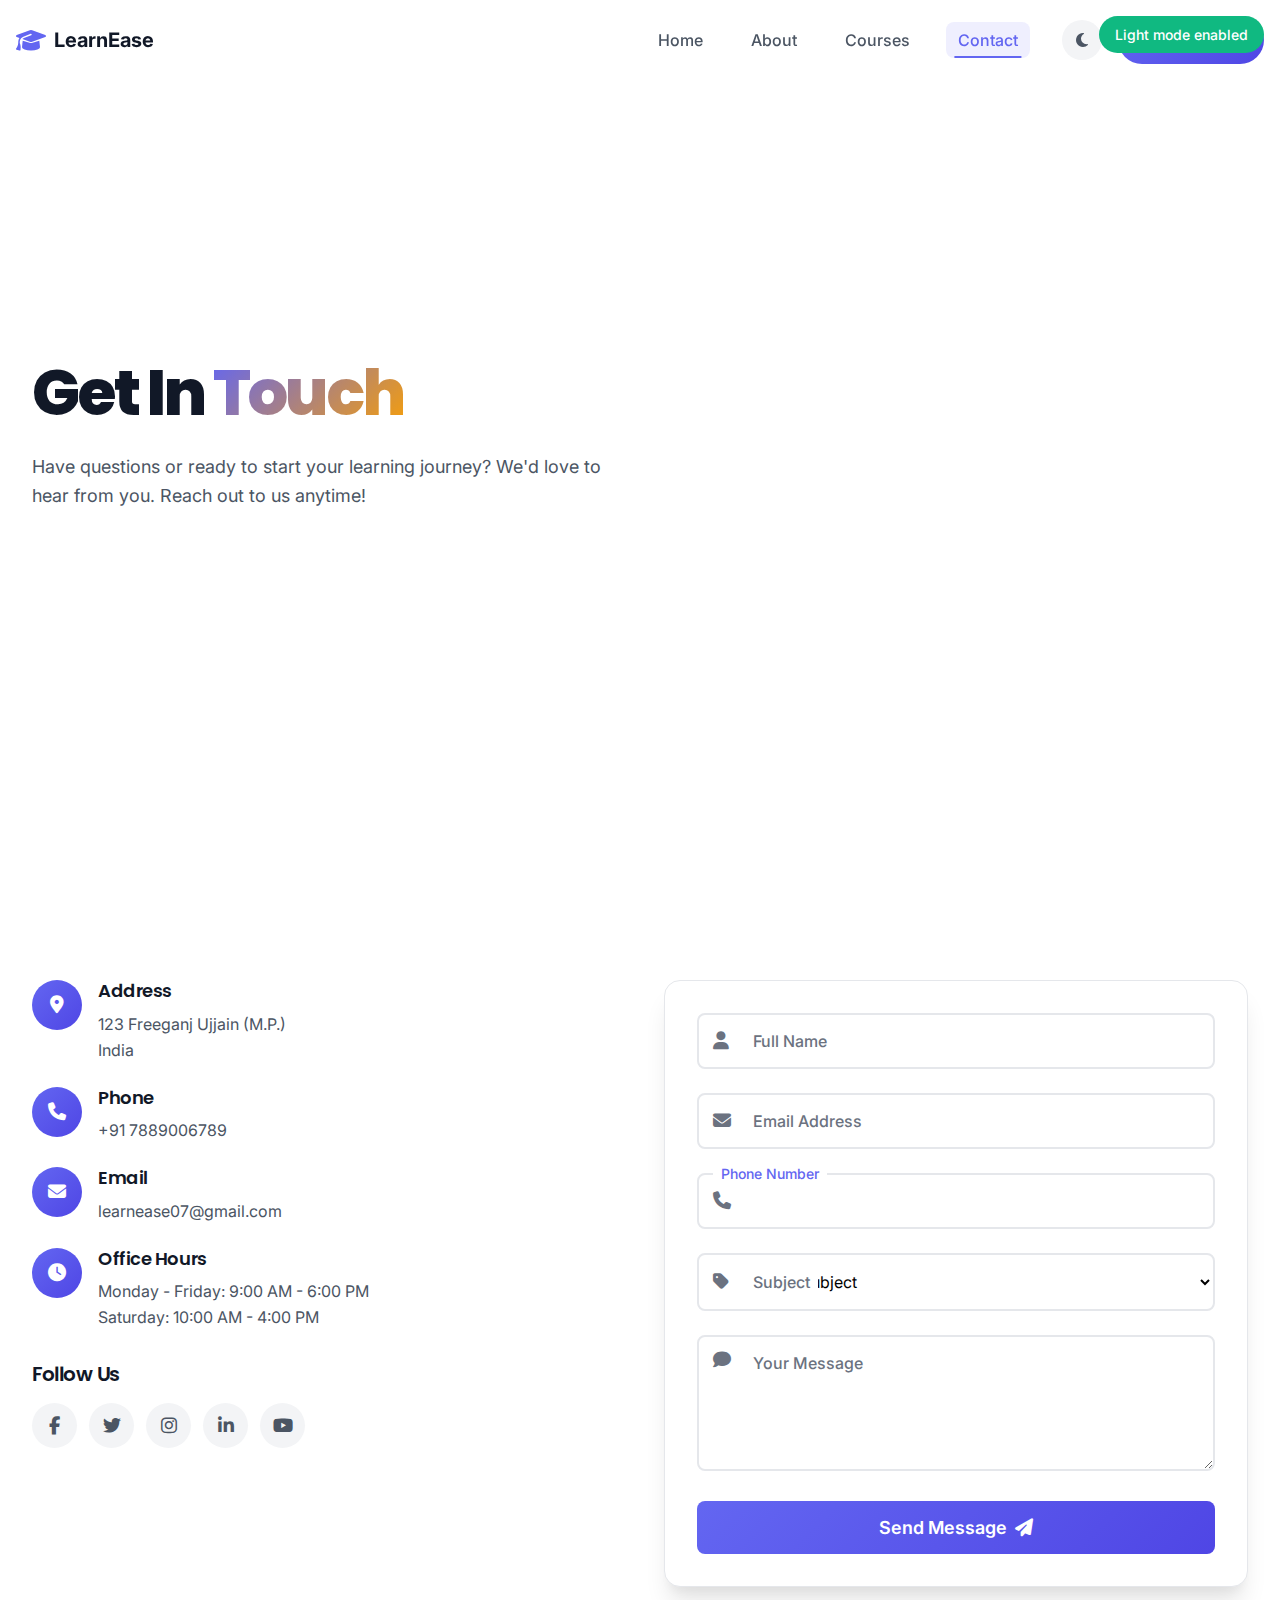
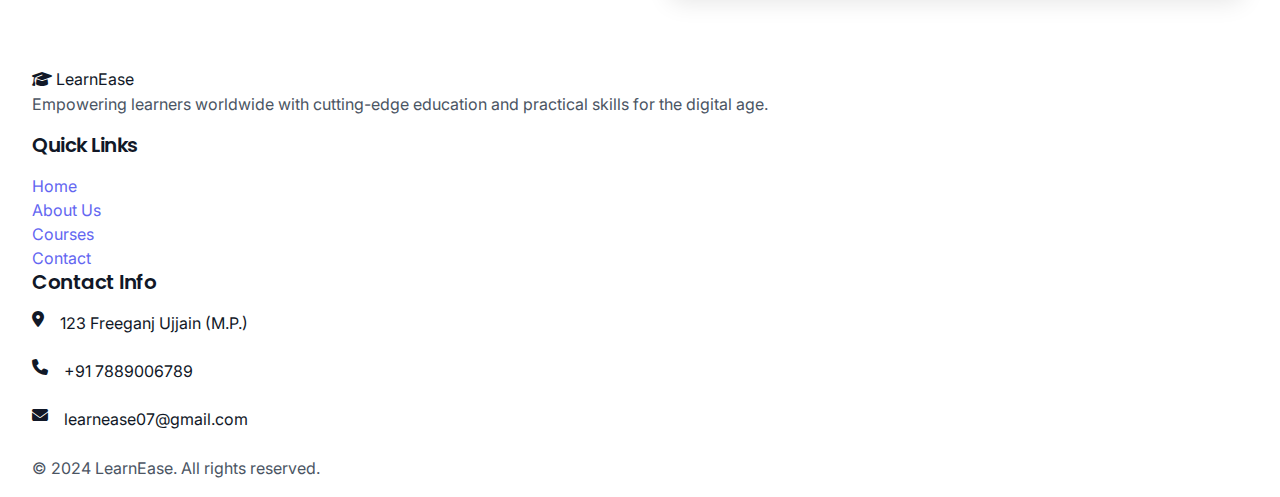
<file: contact.html>
<!DOCTYPE html>
<html lang="en">
<head>
    <meta charset="UTF-8">
    <meta name="viewport" content="width=device-width, initial-scale=1.0">
    <meta name="description" content="Get in touch with LearnEase - Contact us for inquiries, support, or partnerships">

    <title>Contact Us - LearnEase</title>

    <!-- Preconnect to external resources -->
    <link rel="preconnect" href="https://fonts.googleapis.com">
    <link rel="preconnect" href="https://fonts.gstatic.com" crossorigin>

    <!-- Modern Fonts -->
    <link href="https://fonts.googleapis.com/css2?family=Inter:wght@300;400;500;600;700;800&family=Poppins:wght@300;400;500;600;700;800&display=swap" rel="stylesheet">

    <!-- Font Awesome Icons -->
    <link rel="stylesheet" href="https://cdnjs.cloudflare.com/ajax/libs/font-awesome/6.4.0/css/all.min.css">

    <!-- Custom Styles -->
    <link rel="stylesheet" href="assets/css/style.css">
    <link rel="stylesheet" href="assets/css/components.css">
    <link rel="stylesheet" href="assets/css/animations.css">
    <link rel="stylesheet" href="assets/css/themes.css">
</head>

<body>
    <!-- Navigation -->
    <nav class="navbar" id="navbar">
        <div class="nav-container">
            <div class="nav-logo">
                <i class="fas fa-graduation-cap"></i>
                <span>LearnEase</span>
            </div>

            <div class="nav-menu" id="nav-menu">
                <ul class="nav-links">
                    <li><a href="index.html" class="nav-link">Home</a></li>
                    <li><a href="about.html" class="nav-link">About</a></li>
                    <li><a href="courses.html" class="nav-link">Courses</a></li>
                    <li><a href="contact.html" class="nav-link active">Contact</a></li>
                </ul>

                <div class="nav-actions">
                    <button class="theme-toggle" id="theme-toggle" aria-label="Toggle theme">
                        <i class="fas fa-moon"></i>
                    </button>
                    <a href="courses.html" class="cta-btn">
                        <span>Get Started</span>
                        <i class="fas fa-arrow-right"></i>
                    </a>
                </div>
            </div>

            <div class="nav-toggle" id="nav-toggle">
                <span class="bar"></span>
                <span class="bar"></span>
                <span class="bar"></span>
            </div>
        </div>
    </nav>

    <!-- Hero Section -->
    <section class="hero-section">
        <div class="container">
            <div class="hero-content">
                <div class="hero-text" data-aos="fade-up">
                    <h1 class="hero-title">
                        Get In <span class="gradient-text">Touch</span>
                    </h1>
                    <p class="hero-description">
                        Have questions or ready to start your learning journey? We'd love to hear from you. Reach out to us anytime!
                    </p>
                </div>
            </div>
        </div>
    </section>

    <!-- Contact Section -->
    <section class="contact-section section-padding">
        <div class="container">
            <div class="contact-content">
                <div class="contact-info" data-aos="fade-right">
                    <div class="contact-item">
                        <div class="contact-icon">
                            <i class="fas fa-map-marker-alt"></i>
                        </div>
                        <div class="contact-details">
                            <h4>Address</h4>
                            <p>123 Freeganj Ujjain (M.P.)<br>India</p>
                        </div>
                    </div>

                    <div class="contact-item">
                        <div class="contact-icon">
                            <i class="fas fa-phone"></i>
                        </div>
                        <div class="contact-details">
                            <h4>Phone</h4>
                            <p>+91 7889006789</p>
                        </div>
                    </div>

                    <div class="contact-item">
                        <div class="contact-icon">
                            <i class="fas fa-envelope"></i>
                        </div>
                        <div class="contact-details">
                            <h4>Email</h4>
                            <p>learnease07@gmail.com</p>
                        </div>
                    </div>

                    <div class="contact-item">
                        <div class="contact-icon">
                            <i class="fas fa-clock"></i>
                        </div>
                        <div class="contact-details">
                            <h4>Office Hours</h4>
                            <p>Monday - Friday: 9:00 AM - 6:00 PM<br>Saturday: 10:00 AM - 4:00 PM</p>
                        </div>
                    </div>

                    <div class="contact-social">
                        <h4>Follow Us</h4>
                        <div class="social-links">
                            <a href="#" class="social-link">
                                <i class="fab fa-facebook-f"></i>
                            </a>
                            <a href="#" class="social-link">
                                <i class="fab fa-twitter"></i>
                            </a>
                            <a href="#" class="social-link">
                                <i class="fab fa-instagram"></i>
                            </a>
                            <a href="#" class="social-link">
                                <i class="fab fa-linkedin-in"></i>
                            </a>
                            <a href="#" class="social-link">
                                <i class="fab fa-youtube"></i>
                            </a>
                        </div>
                    </div>
                </div>

                <div class="contact-form" data-aos="fade-left">
                    <form id="contactForm" class="form">
                        <div class="form-group">
                            <div class="input-group">
                                <input type="text" id="name" name="name" required>
                                <label for="name">Full Name</label>
                                <i class="fas fa-user"></i>
                            </div>
                        </div>

                        <div class="form-group">
                            <div class="input-group">
                                <input type="email" id="email" name="email" required>
                                <label for="email">Email Address</label>
                                <i class="fas fa-envelope"></i>
                            </div>
                        </div>

                        <div class="form-group">
                            <div class="input-group">
                                <input type="tel" id="phone" name="phone">
                                <label for="phone">Phone Number</label>
                                <i class="fas fa-phone"></i>
                            </div>
                        </div>

                        <div class="form-group">
                            <div class="input-group">
                                <select id="subject" name="subject" required>
                                    <option value="">Select Subject</option>
                                    <option value="general">General Inquiry</option>
                                    <option value="courses">Course Information</option>
                                    <option value="support">Technical Support</option>
                                    <option value="partnership">Partnership</option>
                                </select>
                                <label for="subject">Subject</label>
                                <i class="fas fa-tag"></i>
                            </div>
                        </div>

                        <div class="form-group">
                            <div class="input-group">
                                <textarea id="message" name="message" rows="5" required></textarea>
                                <label for="message">Your Message</label>
                                <i class="fas fa-comment"></i>
                            </div>
                        </div>

                        <button type="submit" class="submit-btn">
                            <span>Send Message</span>
                            <i class="fas fa-paper-plane"></i>
                        </button>
                    </form>
                </div>
            </div>
        </div>
    </section>

    <!-- Footer -->
    <footer class="footer">
        <div class="container">
            <div class="footer-content">
                <div class="footer-section">
                    <div class="footer-logo">
                        <i class="fas fa-graduation-cap"></i>
                        <span>LearnEase</span>
                    </div>
                    <p class="footer-description">
                        Empowering learners worldwide with cutting-edge education and practical skills for the digital age.
                    </p>
                </div>

                <div class="footer-section">
                    <h4>Quick Links</h4>
                    <ul class="footer-links">
                        <li><a href="index.html">Home</a></li>
                        <li><a href="about.html">About Us</a></li>
                        <li><a href="courses.html">Courses</a></li>
                        <li><a href="contact.html">Contact</a></li>
                    </ul>
                </div>

                <div class="footer-section">
                    <h4>Contact Info</h4>
                    <div class="footer-contact">
                        <div class="contact-item">
                            <i class="fas fa-map-marker-alt"></i>
                            <span>123 Freeganj Ujjain (M.P.)</span>
                        </div>
                        <div class="contact-item">
                            <i class="fas fa-phone"></i>
                            <span>+91 7889006789</span>
                        </div>
                        <div class="contact-item">
                            <i class="fas fa-envelope"></i>
                            <span>learnease07@gmail.com</span>
                        </div>
                    </div>
                </div>
            </div>

            <div class="footer-bottom">
                <div class="footer-copyright">
                    <p>&copy; 2024 LearnEase. All rights reserved.</p>
                </div>
            </div>
        </div>
    </footer>

    <!-- Back to Top Button -->
    <button id="backToTop" class="back-to-top" aria-label="Back to top">
        <i class="fas fa-arrow-up"></i>
    </button>

    <!-- Scripts -->
    <script src="https://cdn.jsdelivr.net/npm/aos@2.3.4/dist/aos.js"></script>
    <script src="assets/js/main.js"></script>
    <script src="assets/js/components.js"></script>
    <script src="assets/js/animations.js"></script>
    <script src="utils/helpers.js"></script>
</body>
</html>
</file>
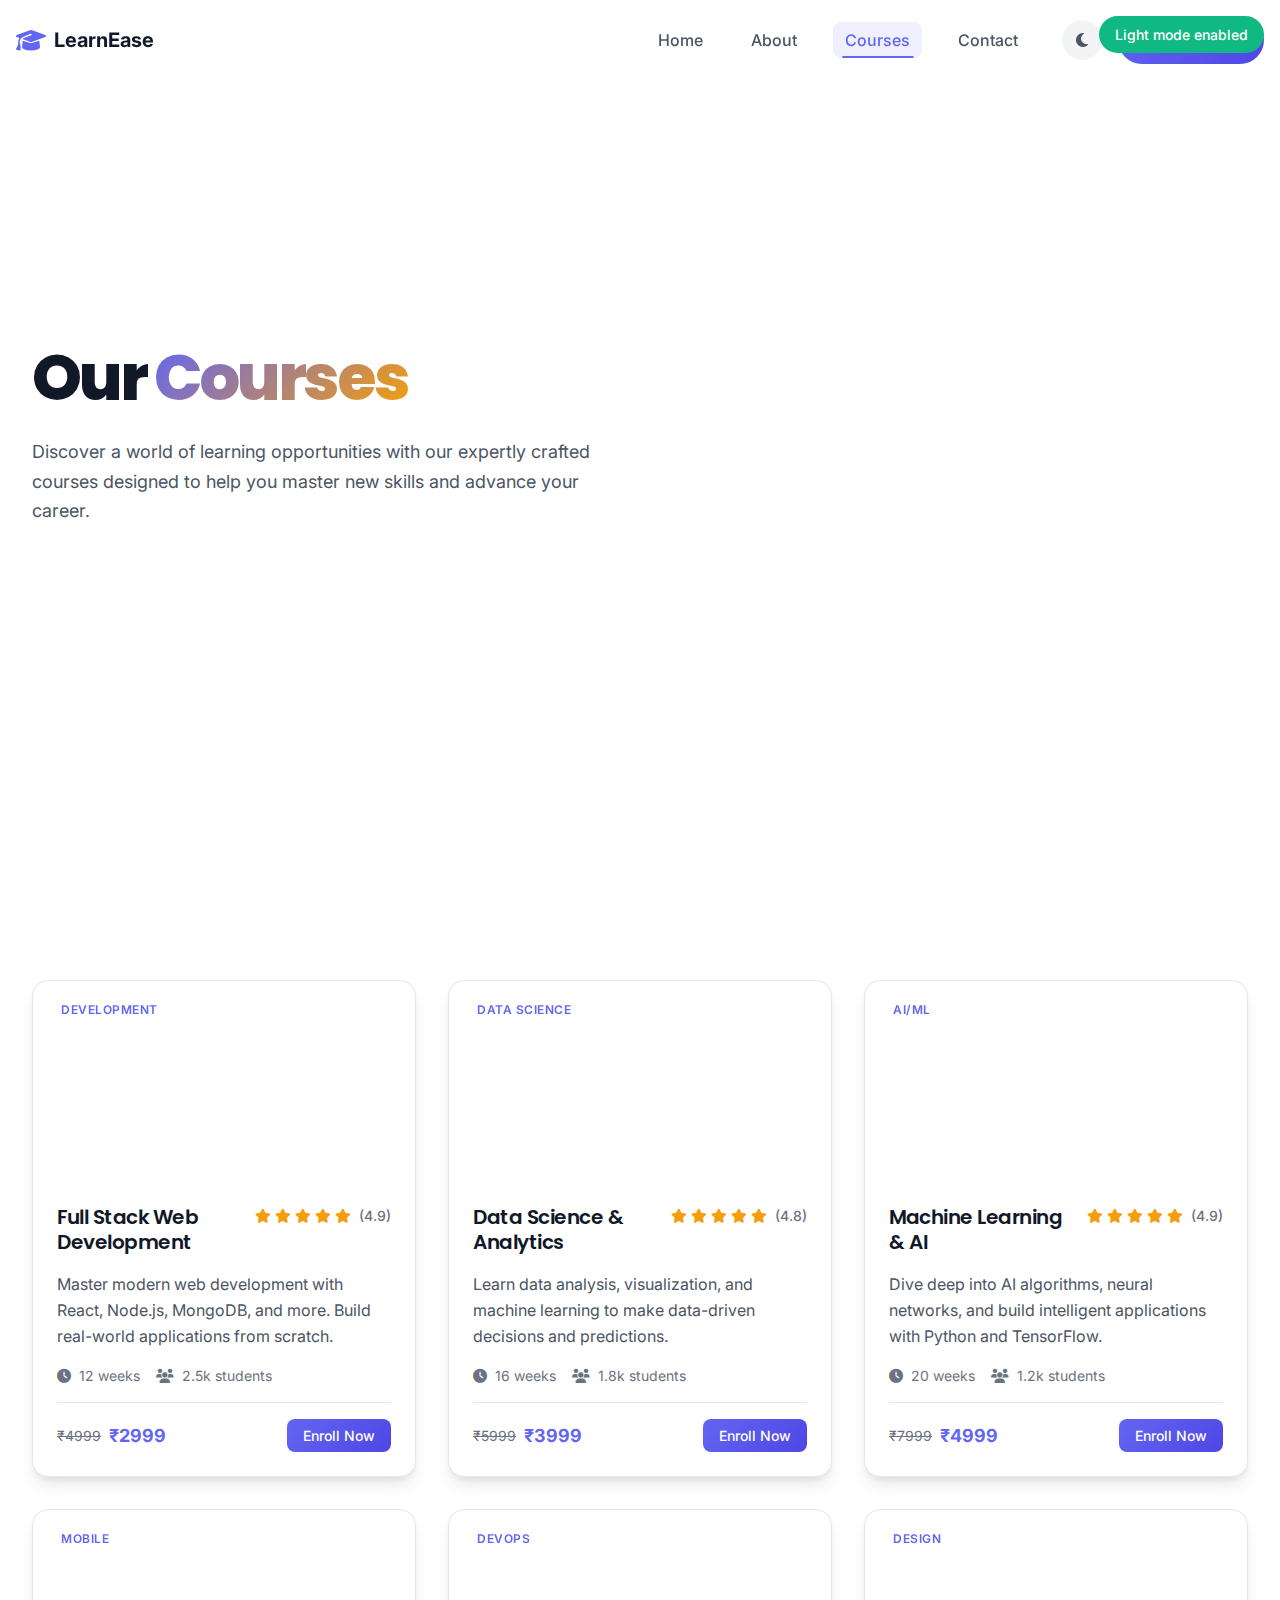
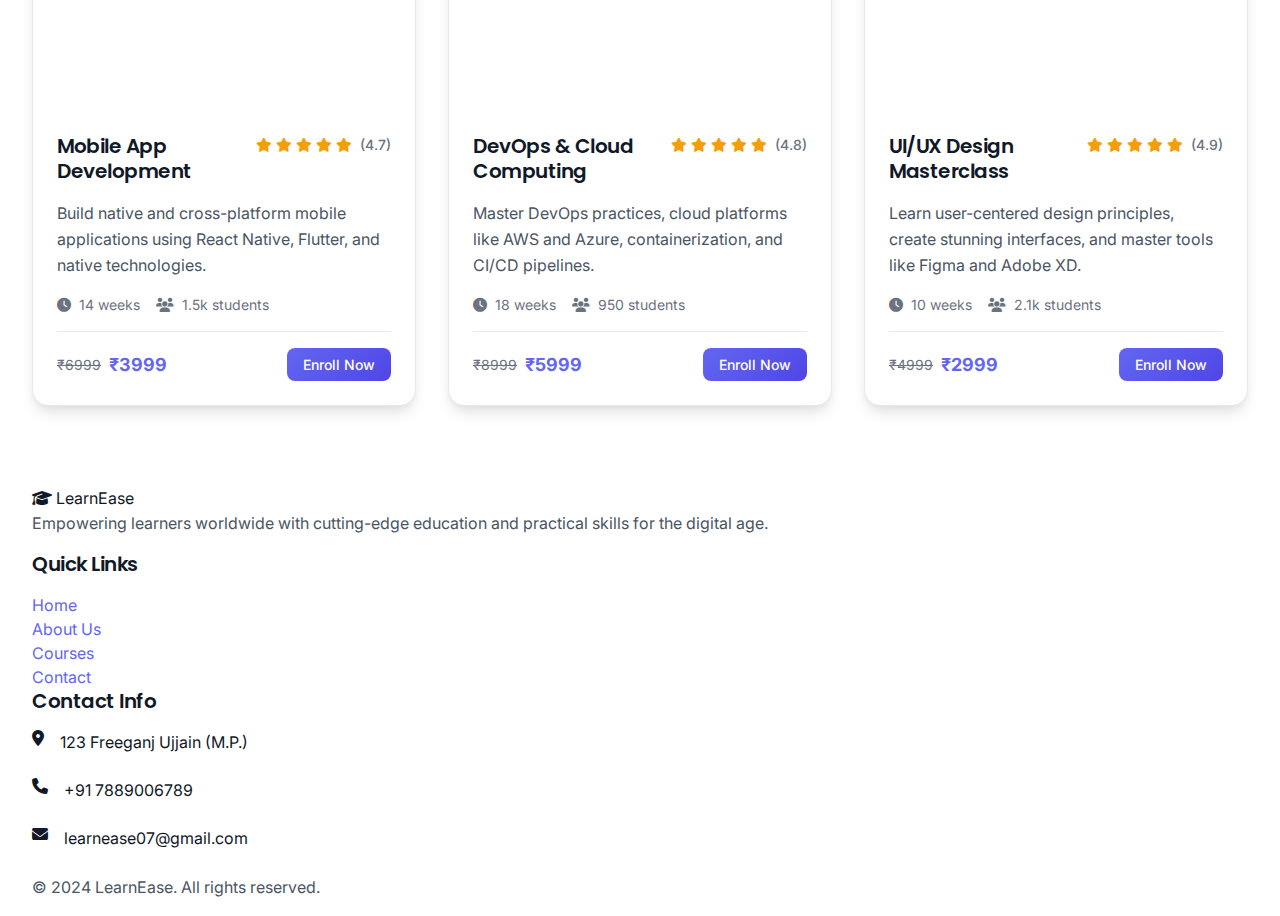
<file: courses.html>
<!DOCTYPE html>
<html lang="en">
<head>
    <meta charset="UTF-8">
    <meta name="viewport" content="width=device-width, initial-scale=1.0">
    <meta name="description" content="Explore our comprehensive collection of courses in programming, data science, and technology">

    <title>Courses - LearnEase</title>

    <!-- Preconnect to external resources -->
    <link rel="preconnect" href="https://fonts.googleapis.com">
    <link rel="preconnect" href="https://fonts.gstatic.com" crossorigin>

    <!-- Modern Fonts -->
    <link href="https://fonts.googleapis.com/css2?family=Inter:wght@300;400;500;600;700;800&family=Poppins:wght@300;400;500;600;700;800&display=swap" rel="stylesheet">

    <!-- Font Awesome Icons -->
    <link rel="stylesheet" href="https://cdnjs.cloudflare.com/ajax/libs/font-awesome/6.4.0/css/all.min.css">

    <!-- Custom Styles -->
    <link rel="stylesheet" href="assets/css/style.css">
    <link rel="stylesheet" href="assets/css/components.css">
    <link rel="stylesheet" href="assets/css/animations.css">
    <link rel="stylesheet" href="assets/css/themes.css">
</head>

<body>
    <!-- Navigation -->
    <nav class="navbar" id="navbar">
        <div class="nav-container">
            <div class="nav-logo">
                <i class="fas fa-graduation-cap"></i>
                <span>LearnEase</span>
            </div>

            <div class="nav-menu" id="nav-menu">
                <ul class="nav-links">
                    <li><a href="index.html" class="nav-link">Home</a></li>
                    <li><a href="about.html" class="nav-link">About</a></li>
                    <li><a href="courses.html" class="nav-link active">Courses</a></li>
                    <li><a href="contact.html" class="nav-link">Contact</a></li>
                </ul>

                <div class="nav-actions">
                    <button class="theme-toggle" id="theme-toggle" aria-label="Toggle theme">
                        <i class="fas fa-moon"></i>
                    </button>
                    <a href="contact.html" class="cta-btn">
                        <span>Get Started</span>
                        <i class="fas fa-arrow-right"></i>
                    </a>
                </div>
            </div>

            <div class="nav-toggle" id="nav-toggle">
                <span class="bar"></span>
                <span class="bar"></span>
                <span class="bar"></span>
            </div>
        </div>
    </nav>

    <!-- Hero Section -->
    <section class="hero-section">
        <div class="container">
            <div class="hero-content">
                <div class="hero-text" data-aos="fade-up">
                    <h1 class="hero-title">
                        Our <span class="gradient-text">Courses</span>
                    </h1>
                    <p class="hero-description">
                        Discover a world of learning opportunities with our expertly crafted courses designed to help you master new skills and advance your career.
                    </p>
                </div>
            </div>
        </div>
    </section>

    <!-- Courses Section -->
    <section class="courses-section section-padding">
        <div class="container">
            <div class="courses-grid">
                <div class="course-card" data-aos="fade-up" data-aos-delay="100">
                    <div class="course-image">
                        <div class="course-overlay">
                            <button class="course-btn">View Details</button>
                        </div>
                        <div class="course-category">Development</div>
                    </div>
                    <div class="course-content">
                        <div class="course-header">
                            <h3>Full Stack Web Development</h3>
                            <div class="course-rating">
                                <div class="stars">
                                    <i class="fas fa-star"></i>
                                    <i class="fas fa-star"></i>
                                    <i class="fas fa-star"></i>
                                    <i class="fas fa-star"></i>
                                    <i class="fas fa-star"></i>
                                </div>
                                <span>(4.9)</span>
                            </div>
                        </div>
                        <p class="course-description">
                            Master modern web development with React, Node.js, MongoDB, and more. Build real-world applications from scratch.
                        </p>
                        <div class="course-meta">
                            <div class="course-duration">
                                <i class="fas fa-clock"></i>
                                <span>12 weeks</span>
                            </div>
                            <div class="course-students">
                                <i class="fas fa-users"></i>
                                <span>2.5k students</span>
                            </div>
                        </div>
                        <div class="course-footer">
                            <div class="course-price">
                                <span class="original-price">₹4999</span>
                                <span class="current-price">₹2999</span>
                            </div>
                            <button class="enroll-btn">Enroll Now</button>
                        </div>
                    </div>
                </div>

                <div class="course-card" data-aos="fade-up" data-aos-delay="200">
                    <div class="course-image">
                        <div class="course-overlay">
                            <button class="course-btn">View Details</button>
                        </div>
                        <div class="course-category">Data Science</div>
                    </div>
                    <div class="course-content">
                        <div class="course-header">
                            <h3>Data Science & Analytics</h3>
                            <div class="course-rating">
                                <div class="stars">
                                    <i class="fas fa-star"></i>
                                    <i class="fas fa-star"></i>
                                    <i class="fas fa-star"></i>
                                    <i class="fas fa-star"></i>
                                    <i class="fas fa-star"></i>
                                </div>
                                <span>(4.8)</span>
                            </div>
                        </div>
                        <p class="course-description">
                            Learn data analysis, visualization, and machine learning to make data-driven decisions and predictions.
                        </p>
                        <div class="course-meta">
                            <div class="course-duration">
                                <i class="fas fa-clock"></i>
                                <span>16 weeks</span>
                            </div>
                            <div class="course-students">
                                <i class="fas fa-users"></i>
                                <span>1.8k students</span>
                            </div>
                        </div>
                        <div class="course-footer">
                            <div class="course-price">
                                <span class="original-price">₹5999</span>
                                <span class="current-price">₹3999</span>
                            </div>
                            <button class="enroll-btn">Enroll Now</button>
                        </div>
                    </div>
                </div>

                <div class="course-card" data-aos="fade-up" data-aos-delay="300">
                    <div class="course-image">
                        <div class="course-overlay">
                            <button class="course-btn">View Details</button>
                        </div>
                        <div class="course-category">AI/ML</div>
                    </div>
                    <div class="course-content">
                        <div class="course-header">
                            <h3>Machine Learning & AI</h3>
                            <div class="course-rating">
                                <div class="stars">
                                    <i class="fas fa-star"></i>
                                    <i class="fas fa-star"></i>
                                    <i class="fas fa-star"></i>
                                    <i class="fas fa-star"></i>
                                    <i class="fas fa-star"></i>
                                </div>
                                <span>(4.9)</span>
                            </div>
                        </div>
                        <p class="course-description">
                            Dive deep into AI algorithms, neural networks, and build intelligent applications with Python and TensorFlow.
                        </p>
                        <div class="course-meta">
                            <div class="course-duration">
                                <i class="fas fa-clock"></i>
                                <span>20 weeks</span>
                            </div>
                            <div class="course-students">
                                <i class="fas fa-users"></i>
                                <span>1.2k students</span>
                            </div>
                        </div>
                        <div class="course-footer">
                            <div class="course-price">
                                <span class="original-price">₹7999</span>
                                <span class="current-price">₹4999</span>
                            </div>
                            <button class="enroll-btn">Enroll Now</button>
                        </div>
                    </div>
                </div>

                <!-- Additional courses -->
                <div class="course-card" data-aos="fade-up" data-aos-delay="400">
                    <div class="course-image">
                        <div class="course-overlay">
                            <button class="course-btn">View Details</button>
                        </div>
                        <div class="course-category">Mobile</div>
                    </div>
                    <div class="course-content">
                        <div class="course-header">
                            <h3>Mobile App Development</h3>
                            <div class="course-rating">
                                <div class="stars">
                                    <i class="fas fa-star"></i>
                                    <i class="fas fa-star"></i>
                                    <i class="fas fa-star"></i>
                                    <i class="fas fa-star"></i>
                                    <i class="fas fa-star"></i>
                                </div>
                                <span>(4.7)</span>
                            </div>
                        </div>
                        <p class="course-description">
                            Build native and cross-platform mobile applications using React Native, Flutter, and native technologies.
                        </p>
                        <div class="course-meta">
                            <div class="course-duration">
                                <i class="fas fa-clock"></i>
                                <span>14 weeks</span>
                            </div>
                            <div class="course-students">
                                <i class="fas fa-users"></i>
                                <span>1.5k students</span>
                            </div>
                        </div>
                        <div class="course-footer">
                            <div class="course-price">
                                <span class="original-price">₹6999</span>
                                <span class="current-price">₹3999</span>
                            </div>
                            <button class="enroll-btn">Enroll Now</button>
                        </div>
                    </div>
                </div>

                <div class="course-card" data-aos="fade-up" data-aos-delay="500">
                    <div class="course-image">
                        <div class="course-overlay">
                            <button class="course-btn">View Details</button>
                        </div>
                        <div class="course-category">DevOps</div>
                    </div>
                    <div class="course-content">
                        <div class="course-header">
                            <h3>DevOps & Cloud Computing</h3>
                            <div class="course-rating">
                                <div class="stars">
                                    <i class="fas fa-star"></i>
                                    <i class="fas fa-star"></i>
                                    <i class="fas fa-star"></i>
                                    <i class="fas fa-star"></i>
                                    <i class="fas fa-star"></i>
                                </div>
                                <span>(4.8)</span>
                            </div>
                        </div>
                        <p class="course-description">
                            Master DevOps practices, cloud platforms like AWS and Azure, containerization, and CI/CD pipelines.
                        </p>
                        <div class="course-meta">
                            <div class="course-duration">
                                <i class="fas fa-clock"></i>
                                <span>18 weeks</span>
                            </div>
                            <div class="course-students">
                                <i class="fas fa-users"></i>
                                <span>950 students</span>
                            </div>
                        </div>
                        <div class="course-footer">
                            <div class="course-price">
                                <span class="original-price">₹8999</span>
                                <span class="current-price">₹5999</span>
                            </div>
                            <button class="enroll-btn">Enroll Now</button>
                        </div>
                    </div>
                </div>

                <div class="course-card" data-aos="fade-up" data-aos-delay="600">
                    <div class="course-image">
                        <div class="course-overlay">
                            <button class="course-btn">View Details</button>
                        </div>
                        <div class="course-category">Design</div>
                    </div>
                    <div class="course-content">
                        <div class="course-header">
                            <h3>UI/UX Design Masterclass</h3>
                            <div class="course-rating">
                                <div class="stars">
                                    <i class="fas fa-star"></i>
                                    <i class="fas fa-star"></i>
                                    <i class="fas fa-star"></i>
                                    <i class="fas fa-star"></i>
                                    <i class="fas fa-star"></i>
                                </div>
                                <span>(4.9)</span>
                            </div>
                        </div>
                        <p class="course-description">
                            Learn user-centered design principles, create stunning interfaces, and master tools like Figma and Adobe XD.
                        </p>
                        <div class="course-meta">
                            <div class="course-duration">
                                <i class="fas fa-clock"></i>
                                <span>10 weeks</span>
                            </div>
                            <div class="course-students">
                                <i class="fas fa-users"></i>
                                <span>2.1k students</span>
                            </div>
                        </div>
                        <div class="course-footer">
                            <div class="course-price">
                                <span class="original-price">₹4999</span>
                                <span class="current-price">₹2999</span>
                            </div>
                            <button class="enroll-btn">Enroll Now</button>
                        </div>
                    </div>
                </div>
            </div>
        </div>
    </section>

    <!-- Footer -->
    <footer class="footer">
        <div class="container">
            <div class="footer-content">
                <div class="footer-section">
                    <div class="footer-logo">
                        <i class="fas fa-graduation-cap"></i>
                        <span>LearnEase</span>
                    </div>
                    <p class="footer-description">
                        Empowering learners worldwide with cutting-edge education and practical skills for the digital age.
                    </p>
                </div>

                <div class="footer-section">
                    <h4>Quick Links</h4>
                    <ul class="footer-links">
                        <li><a href="index.html">Home</a></li>
                        <li><a href="about.html">About Us</a></li>
                        <li><a href="courses.html">Courses</a></li>
                        <li><a href="contact.html">Contact</a></li>
                    </ul>
                </div>

                <div class="footer-section">
                    <h4>Contact Info</h4>
                    <div class="footer-contact">
                        <div class="contact-item">
                            <i class="fas fa-map-marker-alt"></i>
                            <span>123 Freeganj Ujjain (M.P.)</span>
                        </div>
                        <div class="contact-item">
                            <i class="fas fa-phone"></i>
                            <span>+91 7889006789</span>
                        </div>
                        <div class="contact-item">
                            <i class="fas fa-envelope"></i>
                            <span>learnease07@gmail.com</span>
                        </div>
                    </div>
                </div>
            </div>

            <div class="footer-bottom">
                <div class="footer-copyright">
                    <p>&copy; 2024 LearnEase. All rights reserved.</p>
                </div>
            </div>
        </div>
    </footer>

    <!-- Back to Top Button -->
    <button id="backToTop" class="back-to-top" aria-label="Back to top">
        <i class="fas fa-arrow-up"></i>
    </button>

    <!-- Scripts -->
    <script src="https://cdn.jsdelivr.net/npm/aos@2.3.4/dist/aos.js"></script>
    <script src="assets/js/main.js"></script>
    <script src="assets/js/components.js"></script>
    <script src="assets/js/animations.js"></script>
    <script src="utils/helpers.js"></script>
</body>
</html>
</file>
<file: assets/css/style.css>
/* ==========================================
   Modern LearnEase Website - Main Styles
   ==========================================
   Author: LearnEase Team
   Version: 2.0
   Modern, Responsive, Accessible Design
   ========================================== */

/* CSS Custom Properties (Variables) */
:root {
  /* Primary Colors */
  --primary-color: #6366f1;
  --primary-dark: #4f46e5;
  --primary-light: #818cf8;
  --primary-gradient: linear-gradient(135deg, #667eea 0%, #764ba2 100%);

  /* Secondary Colors */
  --secondary-color: #f59e0b;
  --secondary-dark: #d97706;
  --secondary-light: #fbbf24;

  /* Accent Colors */
  --accent-color: #10b981;
  --accent-dark: #059669;
  --accent-light: #34d399;

  /* Neutral Colors */
  --white: #ffffff;
  --gray-50: #f9fafb;
  --gray-100: #f3f4f6;
  --gray-200: #e5e7eb;
  --gray-300: #d1d5db;
  --gray-400: #9ca3af;
  --gray-500: #6b7280;
  --gray-600: #4b5563;
  --gray-700: #374151;
  --gray-800: #1f2937;
  --gray-900: #111827;
  --black: #000000;

  /* Text Colors */
  --text-primary: var(--gray-900);
  --text-secondary: var(--gray-600);
  --text-muted: var(--gray-500);
  --text-inverse: var(--white);

  /* Background Colors */
  --bg-primary: var(--white);
  --bg-secondary: var(--gray-50);
  --bg-dark: var(--gray-900);
  --bg-glass: rgba(255, 255, 255, 0.1);

  /* Gradients */
  --gradient-primary: linear-gradient(135deg, var(--primary-color) 0%, var(--primary-dark) 100%);
  --gradient-secondary: linear-gradient(135deg, var(--secondary-color) 0%, var(--secondary-dark) 100%);
  --gradient-accent: linear-gradient(135deg, var(--accent-color) 0%, var(--accent-dark) 100%);
  --gradient-text: linear-gradient(135deg, var(--primary-color), var(--secondary-color));

  /* Typography */
  --font-primary: 'Inter', -apple-system, BlinkMacSystemFont, 'Segoe UI', Roboto, sans-serif;
  --font-secondary: 'Poppins', sans-serif;
  --font-weight-light: 300;
  --font-weight-regular: 400;
  --font-weight-medium: 500;
  --font-weight-semibold: 600;
  --font-weight-bold: 700;
  --font-weight-extrabold: 800;

  /* Font Sizes */
  --text-xs: 0.75rem;
  --text-sm: 0.875rem;
  --text-base: 1rem;
  --text-lg: 1.125rem;
  --text-xl: 1.25rem;
  --text-2xl: 1.5rem;
  --text-3xl: 1.875rem;
  --text-4xl: 2.25rem;
  --text-5xl: 3rem;
  --text-6xl: 3.75rem;

  /* Line Heights */
  --leading-none: 1;
  --leading-tight: 1.25;
  --leading-snug: 1.375;
  --leading-normal: 1.5;
  --leading-relaxed: 1.625;
  --leading-loose: 2;

  /* Spacing */
  --spacing-1: 0.25rem;
  --spacing-2: 0.5rem;
  --spacing-3: 0.75rem;
  --spacing-4: 1rem;
  --spacing-5: 1.25rem;
  --spacing-6: 1.5rem;
  --spacing-8: 2rem;
  --spacing-10: 2.5rem;
  --spacing-12: 3rem;
  --spacing-16: 4rem;
  --spacing-20: 5rem;
  --spacing-24: 6rem;
  --spacing-32: 8rem;

  /* Border Radius */
  --radius-sm: 0.25rem;
  --radius-md: 0.375rem;
  --radius-lg: 0.5rem;
  --radius-xl: 0.75rem;
  --radius-2xl: 1rem;
  --radius-3xl: 1.5rem;
  --radius-full: 9999px;

  /* Shadows */
  --shadow-sm: 0 1px 2px 0 rgba(0, 0, 0, 0.05);
  --shadow-md: 0 4px 6px -1px rgba(0, 0, 0, 0.1), 0 2px 4px -1px rgba(0, 0, 0, 0.06);
  --shadow-lg: 0 10px 15px -3px rgba(0, 0, 0, 0.1), 0 4px 6px -2px rgba(0, 0, 0, 0.05);
  --shadow-xl: 0 20px 25px -5px rgba(0, 0, 0, 0.1), 0 10px 10px -5px rgba(0, 0, 0, 0.04);
  --shadow-2xl: 0 25px 50px -12px rgba(0, 0, 0, 0.25);
  --shadow-inner: inset 0 2px 4px 0 rgba(0, 0, 0, 0.06);
  --shadow-glow: 0 0 20px rgba(99, 102, 241, 0.3);

  /* Transitions */
  --transition-fast: 0.15s ease-in-out;
  --transition-normal: 0.3s ease-in-out;
  --transition-slow: 0.5s ease-in-out;
  --transition-bounce: 0.6s cubic-bezier(0.68, -0.55, 0.265, 1.55);

  /* Z-Index Scale */
  --z-dropdown: 1000;
  --z-sticky: 1020;
  --z-fixed: 1030;
  --z-modal-backdrop: 1040;
  --z-modal: 1050;
  --z-popover: 1060;
  --z-tooltip: 1070;
  --z-toast: 1080;

  /* Breakpoints */
  --breakpoint-sm: 640px;
  --breakpoint-md: 768px;
  --breakpoint-lg: 1024px;
  --breakpoint-xl: 1280px;
  --breakpoint-2xl: 1536px;

  /* Container Widths */
  --container-sm: 640px;
  --container-md: 768px;
  --container-lg: 1024px;
  --container-xl: 1280px;
  --container-2xl: 1536px;
}

/* Reset and Base Styles */
*,
*::before,
*::after {
  box-sizing: border-box;
  margin: 0;
  padding: 0;
}

html {
  font-size: 100%;
  scroll-behavior: smooth;
  -webkit-text-size-adjust: 100%;
  -ms-text-size-adjust: 100%;
}

body {
  font-family: var(--font-primary);
  font-size: var(--text-base);
  font-weight: var(--font-weight-regular);
  line-height: var(--leading-normal);
  color: var(--text-primary);
  background-color: var(--bg-primary);
  overflow-x: hidden;
  transition: background-color var(--transition-normal), color var(--transition-normal);
}

/* Typography */
h1, h2, h3, h4, h5, h6 {
  font-family: var(--font-secondary);
  font-weight: var(--font-weight-bold);
  line-height: var(--leading-tight);
  letter-spacing: -0.025em;
  margin-bottom: var(--spacing-4);
  color: var(--text-primary);
}

h1 {
  font-size: clamp(2.5rem, 5vw, 4rem);
  font-weight: var(--font-weight-extrabold);
  line-height: var(--leading-none);
  letter-spacing: -0.05em;
}

h2 {
  font-size: clamp(2rem, 4vw, 3rem);
  font-weight: var(--font-weight-bold);
}

h3 {
  font-size: clamp(1.5rem, 3vw, 2rem);
  font-weight: var(--font-weight-semibold);
}

h4 {
  font-size: var(--text-xl);
  font-weight: var(--font-weight-semibold);
}

h5 {
  font-size: var(--text-lg);
  font-weight: var(--font-weight-medium);
}

h6 {
  font-size: var(--text-base);
  font-weight: var(--font-weight-medium);
}

p {
  margin-bottom: var(--spacing-4);
  color: var(--text-secondary);
  line-height: var(--leading-relaxed);
}

/* Links */
a {
  color: var(--primary-color);
  text-decoration: none;
  transition: color var(--transition-fast);
}

a:hover, a:focus {
  color: var(--primary-dark);
  text-decoration: none;
}

a:focus {
  outline: 2px solid var(--primary-color);
  outline-offset: 2px;
}

/* Images */
img, svg {
  max-width: 100%;
  height: auto;
  display: block;
}

/* Lists */
ul, ol {
  list-style: none;
}

/* Buttons */
button {
  font-family: inherit;
  font-size: inherit;
  border: none;
  background: none;
  cursor: pointer;
  transition: all var(--transition-fast);
}

button:focus {
  outline: 2px solid var(--primary-color);
  outline-offset: 2px;
}

/* Form Elements */
input, textarea, select {
  font-family: inherit;
  font-size: inherit;
  border: none;
  background: none;
  outline: none;
}

/* Utility Classes */
.container {
  width: 100%;
  max-width: var(--container-xl);
  margin: 0 auto;
  padding: 0 var(--spacing-4);
}

@media (min-width: 640px) {
  .container {
    max-width: var(--container-sm);
    padding: 0 var(--spacing-6);
  }
}

@media (min-width: 768px) {
  .container {
    max-width: var(--container-md);
    padding: 0 var(--spacing-8);
  }
}

@media (min-width: 1024px) {
  .container {
    max-width: var(--container-lg);
  }
}

@media (min-width: 1280px) {
  .container {
    max-width: var(--container-xl);
  }
}

@media (min-width: 1536px) {
  .container {
    max-width: var(--container-2xl);
  }
}

.section-padding {
  padding: var(--spacing-20) 0;
}

@media (max-width: 768px) {
  .section-padding {
    padding: var(--spacing-16) 0;
  }
}

/* Text Utilities */
.text-center { text-align: center; }
.text-left { text-align: left; }
.text-right { text-align: right; }

.font-light { font-weight: var(--font-weight-light); }
.font-regular { font-weight: var(--font-weight-regular); }
.font-medium { font-weight: var(--font-weight-medium); }
.font-semibold { font-weight: var(--font-weight-semibold); }
.font-bold { font-weight: var(--font-weight-bold); }

.gradient-text {
  background: var(--gradient-text);
  -webkit-background-clip: text;
  -webkit-text-fill-color: transparent;
  background-clip: text;
  display: inline-block;
}

/* Display Utilities */
.block { display: block; }
.inline-block { display: inline-block; }
.flex { display: flex; }
.inline-flex { display: inline-flex; }
.grid { display: grid; }
.hidden { display: none; }

/* Flex Utilities */
.flex-col { flex-direction: column; }
.flex-row { flex-direction: row; }
.flex-wrap { flex-wrap: wrap; }
.flex-nowrap { flex-wrap: nowrap; }
.items-center { align-items: center; }
.items-start { align-items: flex-start; }
.items-end { align-items: flex-end; }
.justify-center { justify-content: center; }
.justify-between { justify-content: space-between; }
.justify-around { justify-content: space-around; }
.justify-start { justify-content: flex-start; }
.justify-end { justify-content: flex-end; }

/* Position Utilities */
.relative { position: relative; }
.absolute { position: absolute; }
.fixed { position: fixed; }
.sticky { position: sticky; }

/* Overflow Utilities */
.overflow-hidden { overflow: hidden; }
.overflow-visible { overflow: visible; }
.overflow-auto { overflow: auto; }

/* Loading Screen */
.loading-screen {
  position: fixed;
  top: 0;
  left: 0;
  width: 100%;
  height: 100%;
  background: linear-gradient(135deg, var(--primary-color), var(--primary-dark));
  display: flex;
  align-items: center;
  justify-content: center;
  z-index: 9999;
  opacity: 1;
  visibility: visible;
  transition: opacity 0.5s ease, visibility 0.5s ease;
}

.loading-screen.hidden {
  opacity: 0;
  visibility: hidden;
}

.loading-content {
  text-align: center;
  color: var(--white);
}

.loading-logo {
  display: flex;
  align-items: center;
  justify-content: center;
  gap: var(--spacing-3);
  margin-bottom: var(--spacing-8);
  font-size: var(--text-3xl);
  font-weight: var(--font-weight-bold);
}

.loading-logo i {
  font-size: 3rem;
  animation: bounce 2s infinite;
}

.loading-spinner {
  width: 60px;
  height: 60px;
  border: 4px solid rgba(255, 255, 255, 0.3);
  border-top: 4px solid var(--white);
  border-radius: 50%;
  margin: 0 auto var(--spacing-4);
  animation: spin 1s linear infinite;
}

@keyframes bounce {
  0%, 20%, 50%, 80%, 100% {
    transform: translateY(0);
  }
  40% {
    transform: translateY(-10px);
  }
  60% {
    transform: translateY(-5px);
  }
}

@keyframes spin {
  0% { transform: rotate(0deg); }
  100% { transform: rotate(360deg); }
}

/* Navigation */
.navbar {
  position: fixed;
  top: 0;
  left: 0;
  right: 0;
  background: rgba(255, 255, 255, 0.95);
  backdrop-filter: blur(15px);
  -webkit-backdrop-filter: blur(15px);
  border-bottom: 1px solid rgba(255, 255, 255, 0.1);
  z-index: var(--z-sticky);
  transition: all var(--transition-normal);
  padding: var(--spacing-4) 0;
}

.navbar.scrolled {
  background: rgba(255, 255, 255, 0.98);
  box-shadow: var(--shadow-lg);
  padding: var(--spacing-3) 0;
}

.nav-container {
  display: flex;
  align-items: center;
  justify-content: space-between;
  max-width: var(--container-xl);
  margin: 0 auto;
  padding: 0 var(--spacing-4);
}

.nav-logo {
  display: flex;
  align-items: center;
  gap: var(--spacing-2);
  font-size: var(--text-xl);
  font-weight: var(--font-weight-bold);
  color: var(--text-primary);
  text-decoration: none;
}

.nav-logo i {
  font-size: var(--text-2xl);
  color: var(--primary-color);
}

.nav-menu {
  display: flex;
  align-items: center;
  gap: var(--spacing-8);
}

.nav-links {
  display: flex;
  align-items: center;
  gap: var(--spacing-6);
}

.nav-link {
  position: relative;
  font-weight: var(--font-weight-medium);
  color: var(--text-secondary);
  padding: var(--spacing-2) var(--spacing-3);
  border-radius: var(--radius-lg);
  transition: all var(--transition-fast);
}

.nav-link:hover,
.nav-link.active {
  color: var(--primary-color);
  background: rgba(99, 102, 241, 0.1);
}

.nav-link::after {
  content: '';
  position: absolute;
  bottom: 0;
  left: 50%;
  transform: translateX(-50%);
  width: 0;
  height: 2px;
  background: var(--primary-color);
  transition: width var(--transition-fast);
}

.nav-link:hover::after,
.nav-link.active::after {
  width: 80%;
}

.nav-actions {
  display: flex;
  align-items: center;
  gap: var(--spacing-4);
}

.theme-toggle {
  width: 40px;
  height: 40px;
  border-radius: var(--radius-full);
  background: var(--gray-100);
  color: var(--text-secondary);
  border: none;
  display: flex;
  align-items: center;
  justify-content: center;
  cursor: pointer;
  transition: all var(--transition-fast);
}

.theme-toggle:hover {
  background: var(--primary-color);
  color: var(--white);
  transform: scale(1.1);
}

.cta-btn {
  display: flex;
  align-items: center;
  gap: var(--spacing-2);
  background: var(--gradient-primary);
  color: var(--white);
  padding: var(--spacing-3) var(--spacing-5);
  border-radius: var(--radius-full);
  font-weight: var(--font-weight-medium);
  transition: all var(--transition-fast);
  border: none;
  cursor: pointer;
}

.cta-btn:hover {
  transform: translateY(-2px);
  box-shadow: var(--shadow-lg);
}

.cta-btn i {
  transition: transform var(--transition-fast);
}

.cta-btn:hover i {
  transform: translateX(4px);
}

/* Mobile Navigation */
.nav-toggle {
  display: none;
  flex-direction: column;
  cursor: pointer;
  padding: var(--spacing-2);
}

.nav-toggle .bar {
  width: 25px;
  height: 3px;
  background: var(--text-primary);
  margin: 3px 0;
  transition: all var(--transition-fast);
  border-radius: 2px;
}

.nav-toggle.active .bar:nth-child(1) {
  transform: rotate(-45deg) translate(-6px, 6px);
}

.nav-toggle.active .bar:nth-child(2) {
  opacity: 0;
}

.nav-toggle.active .bar:nth-child(3) {
  transform: rotate(45deg) translate(-6px, -6px);
}

@media (max-width: 1024px) {
  .nav-toggle {
    display: flex;
  }

  .nav-menu {
    position: fixed;
    top: 100%;
    left: 0;
    right: 0;
    background: var(--bg-primary);
    flex-direction: column;
    align-items: stretch;
    gap: 0;
    padding: var(--spacing-8);
    border-top: 1px solid var(--gray-200);
    box-shadow: var(--shadow-xl);
    transform: translateY(-100%);
    opacity: 0;
    visibility: hidden;
    transition: all var(--transition-normal);
  }

  .nav-menu.active {
    transform: translateY(0);
    opacity: 1;
    visibility: visible;
  }

  .nav-links {
    flex-direction: column;
    gap: var(--spacing-4);
    margin-bottom: var(--spacing-6);
  }

  .nav-link {
    text-align: center;
    padding: var(--spacing-4);
    border-radius: var(--radius-lg);
  }

  .nav-actions {
    justify-content: center;
    border-top: 1px solid var(--gray-200);
    padding-top: var(--spacing-6);
  }
}

/* Hero Section */
.hero-section {
  position: relative;
  min-height: 100vh;
  display: flex;
  align-items: center;
  padding: var(--spacing-20) 0;
  overflow: hidden;
}

.hero-background {
  position: absolute;
  top: 0;
  left: 0;
  right: 0;
  bottom: 0;
  background: linear-gradient(135deg, 
    rgba(99, 102, 241, 0.05) 0%, 
    rgba(245, 158, 11, 0.05) 50%,
    rgba(16, 185, 129, 0.05) 100%);
  z-index: -2;
}

.hero-shapes {
  position: absolute;
  top: 0;
  left: 0;
  right: 0;
  bottom: 0;
  z-index: -1;
}

.shape {
  position: absolute;
  border-radius: var(--radius-full);
  background: linear-gradient(135deg, 
    rgba(99, 102, 241, 0.1), 
    rgba(245, 158, 11, 0.1));
  animation: float 20s infinite linear;
}

.shape-1 {
  width: 300px;
  height: 300px;
  top: 10%;
  left: -5%;
  animation-delay: 0s;
}

.shape-2 {
  width: 200px;
  height: 200px;
  top: 60%;
  right: -5%;
  animation-delay: -5s;
}

.shape-3 {
  width: 150px;
  height: 150px;
  bottom: 20%;
  left: 10%;
  animation-delay: -10s;
}

.shape-4 {
  width: 100px;
  height: 100px;
  top: 30%;
  right: 20%;
  animation-delay: -15s;
}

@keyframes float {
  0%, 100% {
    transform: translateY(0) rotate(0deg);
  }
  25% {
    transform: translateY(-20px) rotate(90deg);
  }
  50% {
    transform: translateY(-10px) rotate(180deg);
  }
  75% {
    transform: translateY(-30px) rotate(270deg);
  }
}

.hero-content {
  display: grid;
  grid-template-columns: 1fr 1fr;
  gap: var(--spacing-12);
  align-items: center;
}

@media (max-width: 1024px) {
  .hero-content {
    grid-template-columns: 1fr;
    gap: var(--spacing-8);
    text-align: center;
  }
}

.hero-text {
  max-width: 600px;
}

.hero-title {
  margin-bottom: var(--spacing-6);
  line-height: 1.1;
}

.hero-description {
  font-size: var(--text-lg);
  color: var(--text-secondary);
  margin-bottom: var(--spacing-8);
  line-height: var(--leading-relaxed);
}

.hero-stats {
  display: flex;
  gap: var(--spacing-6);
  margin-bottom: var(--spacing-8);
}

@media (max-width: 640px) {
  .hero-stats {
    flex-direction: column;
    gap: var(--spacing-4);
  }
}

.stat-item {
  text-align: center;
}

.stat-number {
  display: block;
  font-size: var(--text-3xl);
  font-weight: var(--font-weight-bold);
  color: var(--primary-color);
  margin-bottom: var(--spacing-1);
}

.stat-label {
  font-size: var(--text-sm);
  color: var(--text-muted);
  font-weight: var(--font-weight-medium);
}

.hero-actions {
  display: flex;
  gap: var(--spacing-4);
  align-items: center;
}

@media (max-width: 640px) {
  .hero-actions {
    flex-direction: column;
    align-items: stretch;
  }
}

.primary-btn,
.secondary-btn {
  display: inline-flex;
  align-items: center;
  gap: var(--spacing-2);
  padding: var(--spacing-4) var(--spacing-6);
  border-radius: var(--radius-full);
  font-weight: var(--font-weight-medium);
  text-decoration: none;
  transition: all var(--transition-fast);
  border: none;
  cursor: pointer;
  font-size: var(--text-base);
}

.primary-btn {
  background: var(--gradient-primary);
  color: var(--white);
  box-shadow: var(--shadow-md);
}

.primary-btn:hover {
  transform: translateY(-2px);
  box-shadow: var(--shadow-xl);
}

.secondary-btn {
  background: transparent;
  color: var(--text-primary);
  border: 2px solid var(--gray-300);
}

.secondary-btn:hover {
  border-color: var(--primary-color);
  color: var(--primary-color);
  transform: translateY(-2px);
}

.hero-visual {
  display: flex;
  justify-content: center;
  align-items: center;
}

.hero-card {
  background: var(--white);
  border-radius: var(--radius-2xl);
  padding: var(--spacing-6);
  box-shadow: var(--shadow-2xl);
  border: 1px solid var(--gray-200);
  max-width: 400px;
  width: 100%;
}

.course-preview {
  width: 100%;
}

.course-header {
  display: flex;
  align-items: center;
  gap: var(--spacing-3);
  margin-bottom: var(--spacing-4);
}

.course-avatar {
  width: 60px;
  height: 60px;
  border-radius: var(--radius-full);
  overflow: hidden;
  flex-shrink: 0;
}

.course-avatar img {
  width: 100%;
  height: 100%;
  object-fit: cover;
}

.course-info h4 {
  font-size: var(--text-lg);
  font-weight: var(--font-weight-semibold);
  margin-bottom: var(--spacing-1);
}

.course-info p {
  color: var(--text-muted);
  font-size: var(--text-sm);
  margin: 0;
}

.course-rating {
  display: flex;
  align-items: center;
  gap: var(--spacing-1);
  color: var(--secondary-color);
}

.progress-bar {
  width: 100%;
  height: 8px;
  background: var(--gray-200);
  border-radius: var(--radius-full);
  overflow: hidden;
  margin-bottom: var(--spacing-2);
}

.progress-fill {
  height: 100%;
  background: var(--gradient-primary);
  border-radius: var(--radius-full);
  transition: width 2s ease-in-out;
}

.progress-text {
  font-size: var(--text-sm);
  color: var(--text-muted);
  margin: 0;
}

.floating {
  animation: floating 6s ease-in-out infinite;
}

@keyframes floating {
  0%, 100% {
    transform: translateY(0);
  }
  50% {
    transform: translateY(-20px);
  }
}

/* Scroll Indicator */
.scroll-indicator {
  position: absolute;
  bottom: var(--spacing-8);
  left: 50%;
  transform: translateX(-50%);
  text-align: center;
  color: var(--text-muted);
}

.scroll-mouse {
  width: 24px;
  height: 40px;
  border: 2px solid var(--text-muted);
  border-radius: 20px;
  margin: 0 auto var(--spacing-2);
  position: relative;
}

.scroll-wheel {
  width: 4px;
  height: 8px;
  background: var(--text-muted);
  border-radius: 2px;
  position: absolute;
  top: 6px;
  left: 50%;
  transform: translateX(-50%);
  animation: scroll 2s infinite;
}

@keyframes scroll {
  0%, 100% {
    opacity: 1;
    transform: translateX(-50%) translateY(0);
  }
  50% {
    opacity: 0.5;
    transform: translateX(-50%) translateY(12px);
  }
}

/* Section Headers */
.section-header {
  text-align: center;
  max-width: 800px;
  margin: 0 auto var(--spacing-12);
}

.section-subtitle {
  display: inline-block;
  background: var(--gradient-primary);
  color: var(--white);
  padding: var(--spacing-2) var(--spacing-4);
  border-radius: var(--radius-full);
  font-size: var(--text-sm);
  font-weight: var(--font-weight-medium);
  margin-bottom: var(--spacing-4);
  text-transform: uppercase;
  letter-spacing: 0.5px;
}

.section-title {
  margin-bottom: var(--spacing-4);
}

.section-description {
  font-size: var(--text-lg);
  color: var(--text-secondary);
  line-height: var(--leading-relaxed);
}

/* Back to Top Button */
.back-to-top {
  position: fixed;
  bottom: var(--spacing-8);
  right: var(--spacing-8);
  width: 60px;
  height: 60px;
  background: var(--gradient-primary);
  color: var(--white);
  border: none;
  border-radius: var(--radius-full);
  cursor: pointer;
  display: flex;
  align-items: center;
  justify-content: center;
  box-shadow: var(--shadow-xl);
  opacity: 0;
  visibility: hidden;
  transform: translateY(20px);
  transition: all var(--transition-normal);
  z-index: var(--z-fixed);
}

.back-to-top.show {
  opacity: 1;
  visibility: visible;
  transform: translateY(0);
}

.back-to-top:hover {
  transform: translateY(-5px);
  box-shadow: var(--shadow-2xl);
}

.progress-ring {
  position: absolute;
  top: 0;
  left: 0;
  width: 100%;
  height: 100%;
  transform: rotate(-90deg);
}

.progress-ring circle {
  transition: stroke-dashoffset 0.3s;
}

/* Responsive Design */
@media (max-width: 1200px) {
  :root {
    --spacing-32: 6rem;
    --spacing-24: 4rem;
    --spacing-20: 3.5rem;
  }
}

@media (max-width: 768px) {
  :root {
    --text-5xl: 2.5rem;
    --text-4xl: 2rem;
    --text-3xl: 1.5rem;
  }

  .section-padding {
    padding: var(--spacing-12) 0;
  }

  .hero-section {
    min-height: auto;
    padding: var(--spacing-24) 0 var(--spacing-16);
  }

  .container {
    padding: 0 var(--spacing-4);
  }
}

@media (max-width: 640px) {
  .hero-stats {
    justify-content: center;
  }

  .stat-item {
    min-width: 80px;
  }

  .back-to-top {
    width: 50px;
    height: 50px;
    bottom: var(--spacing-4);
    right: var(--spacing-4);
  }
}

/* Print Styles */
@media print {
  .navbar,
  .back-to-top,
  .loading-screen {
    display: none !important;
  }

  body {
    background: white !important;
    color: black !important;
  }

  .section-padding {
    padding: 1rem 0;
  }
}

/* Reduced Motion */
@media (prefers-reduced-motion: reduce) {
  *,
  *::before,
  *::after {
    animation-duration: 0.01ms !important;
    animation-iteration-count: 1 !important;
    transition-duration: 0.01ms !important;
  }

  .scroll-behavior-smooth {
    scroll-behavior: auto;
  }
}

/* High Contrast Mode */
@media (prefers-contrast: high) {
  :root {
    --primary-color: #0000ff;
    --text-primary: #000000;
    --text-secondary: #333333;
    --bg-primary: #ffffff;
    --border-color: #000000;
  }

  .gradient-text {
    background: none;
    -webkit-background-clip: unset;
    -webkit-text-fill-color: unset;
    color: var(--primary-color);
  }
}
</file>
<file: assets/css/components.css>
/* ==========================================
   Component Styles - LearnEase
   ==========================================
   Component-specific styling for modern UI elements
   ========================================== */

/* About Section Components */
.about-grid {
  display: grid;
  grid-template-columns: 1fr 1fr;
  gap: var(--spacing-12);
  align-items: center;
}

@media (max-width: 1024px) {
  .about-grid {
    grid-template-columns: 1fr;
    gap: var(--spacing-8);
  }
}

.feature-item {
  display: flex;
  gap: var(--spacing-4);
  align-items: flex-start;
  margin-bottom: var(--spacing-6);
}

.feature-icon {
  width: 60px;
  height: 60px;
  background: var(--gradient-primary);
  color: var(--white);
  border-radius: var(--radius-xl);
  display: flex;
  align-items: center;
  justify-content: center;
  flex-shrink: 0;
  font-size: var(--text-xl);
  box-shadow: var(--shadow-lg);
}

.feature-content h4 {
  font-size: var(--text-lg);
  font-weight: var(--font-weight-semibold);
  margin-bottom: var(--spacing-2);
  color: var(--text-primary);
}

.feature-content p {
  color: var(--text-secondary);
  margin: 0;
  line-height: var(--leading-relaxed);
}

.stats-grid {
  display: grid;
  grid-template-columns: repeat(2, 1fr);
  gap: var(--spacing-4);
}

.stat-card {
  background: var(--white);
  border-radius: var(--radius-xl);
  padding: var(--spacing-6);
  text-align: center;
  box-shadow: var(--shadow-lg);
  border: 1px solid var(--gray-200);
  transition: all var(--transition-normal);
  position: relative;
  overflow: hidden;
}

.stat-card::before {
  content: '';
  position: absolute;
  top: 0;
  left: 0;
  right: 0;
  height: 4px;
  background: var(--gradient-primary);
}

.stat-card:hover {
  transform: translateY(-8px);
  box-shadow: var(--shadow-2xl);
}

.stat-icon {
  width: 60px;
  height: 60px;
  background: var(--gradient-secondary);
  color: var(--white);
  border-radius: var(--radius-full);
  display: flex;
  align-items: center;
  justify-content: center;
  margin: 0 auto var(--spacing-4);
  font-size: var(--text-xl);
}

.stat-card h3 {
  font-size: var(--text-3xl);
  font-weight: var(--font-weight-bold);
  color: var(--primary-color);
  margin-bottom: var(--spacing-2);
}

.stat-card p {
  color: var(--text-secondary);
  font-weight: var(--font-weight-medium);
  margin: 0;
}

/* Course Cards */
.courses-grid {
  display: grid;
  grid-template-columns: repeat(auto-fit, minmax(350px, 1fr));
  gap: var(--spacing-8);
}

@media (max-width: 640px) {
  .courses-grid {
    grid-template-columns: 1fr;
  }
}

.course-card {
  background: var(--white);
  border-radius: var(--radius-2xl);
  overflow: hidden;
  box-shadow: var(--shadow-lg);
  border: 1px solid var(--gray-200);
  transition: all var(--transition-normal);
  position: relative;
}

.course-card:hover {
  transform: translateY(-10px);
  box-shadow: var(--shadow-2xl);
}

.course-image {
  position: relative;
  height: 200px;
  background: var(--gradient-primary);
  background-image: url('data:image/svg+xml,<svg xmlns="http://www.w3.org/2000/svg" viewBox="0 0 100 100"><defs><pattern id="grid" width="10" height="10" patternUnits="userSpaceOnUse"><path d="M 10 0 L 0 0 0 10" fill="none" stroke="rgba(255,255,255,0.1)" stroke-width="0.5"/></pattern></defs><rect width="100" height="100" fill="url(%23grid)" /></svg>');
  display: flex;
  align-items: center;
  justify-content: center;
  font-size: var(--text-6xl);
  color: var(--white);
  overflow: hidden;
}

.course-overlay {
  position: absolute;
  top: 0;
  left: 0;
  right: 0;
  bottom: 0;
  background: rgba(0, 0, 0, 0.7);
  display: flex;
  align-items: center;
  justify-content: center;
  opacity: 0;
  transition: opacity var(--transition-normal);
}

.course-card:hover .course-overlay {
  opacity: 1;
}

.course-btn {
  background: var(--white);
  color: var(--primary-color);
  padding: var(--spacing-3) var(--spacing-6);
  border-radius: var(--radius-full);
  font-weight: var(--font-weight-medium);
  border: none;
  cursor: pointer;
  transition: all var(--transition-fast);
}

.course-btn:hover {
  background: var(--primary-color);
  color: var(--white);
  transform: scale(1.05);
}

.course-category {
  position: absolute;
  top: var(--spacing-4);
  left: var(--spacing-4);
  background: rgba(255, 255, 255, 0.9);
  color: var(--primary-color);
  padding: var(--spacing-1) var(--spacing-3);
  border-radius: var(--radius-full);
  font-size: var(--text-xs);
  font-weight: var(--font-weight-semibold);
  text-transform: uppercase;
  letter-spacing: 0.5px;
  backdrop-filter: blur(10px);
}

.course-content {
  padding: var(--spacing-6);
}

.course-header {
  display: flex;
  justify-content: space-between;
  align-items: flex-start;
  margin-bottom: var(--spacing-3);
}

.course-header h3 {
  font-size: var(--text-xl);
  font-weight: var(--font-weight-semibold);
  color: var(--text-primary);
  margin-bottom: var(--spacing-1);
  line-height: var(--leading-tight);
}

.course-rating {
  display: flex;
  align-items: center;
  gap: var(--spacing-2);
}

.stars {
  display: flex;
  gap: var(--spacing-1);
  color: var(--secondary-color);
  font-size: var(--text-sm);
}

.course-rating span {
  font-size: var(--text-sm);
  color: var(--text-muted);
  font-weight: var(--font-weight-medium);
}

.course-description {
  color: var(--text-secondary);
  line-height: var(--leading-relaxed);
  margin-bottom: var(--spacing-4);
}

.course-meta {
  display: flex;
  gap: var(--spacing-4);
  margin-bottom: var(--spacing-4);
}

.course-duration,
.course-students {
  display: flex;
  align-items: center;
  gap: var(--spacing-2);
  font-size: var(--text-sm);
  color: var(--text-muted);
}

.course-footer {
  display: flex;
  justify-content: space-between;
  align-items: center;
  padding-top: var(--spacing-4);
  border-top: 1px solid var(--gray-200);
}

.course-price {
  display: flex;
  align-items: center;
  gap: var(--spacing-2);
}

.original-price {
  text-decoration: line-through;
  color: var(--text-muted);
  font-size: var(--text-sm);
}

.current-price {
  color: var(--primary-color);
  font-size: var(--text-lg);
  font-weight: var(--font-weight-bold);
}

.enroll-btn {
  background: var(--gradient-primary);
  color: var(--white);
  padding: var(--spacing-2) var(--spacing-4);
  border-radius: var(--radius-lg);
  font-weight: var(--font-weight-medium);
  border: none;
  cursor: pointer;
  transition: all var(--transition-fast);
  font-size: var(--text-sm);
}

.enroll-btn:hover {
  transform: translateY(-2px);
  box-shadow: var(--shadow-md);
}

/* Service Cards */
.services-grid {
  display: grid;
  grid-template-columns: repeat(auto-fit, minmax(280px, 1fr));
  gap: var(--spacing-6);
}

.service-card {
  position: relative;
  background: var(--white);
  border-radius: var(--radius-2xl);
  padding: var(--spacing-8);
  text-align: center;
  box-shadow: var(--shadow-lg);
  border: 1px solid var(--gray-200);
  transition: all var(--transition-normal);
  overflow: hidden;
}

.service-card::before {
  content: '';
  position: absolute;
  top: 0;
  left: 0;
  right: 0;
  bottom: 0;
  background: var(--gradient-primary);
  opacity: 0;
  transition: opacity var(--transition-normal);
  z-index: -1;
}

.service-card:hover::before {
  opacity: 1;
}

.service-card:hover {
  transform: translateY(-10px) scale(1.02);
  color: var(--white);
}

.service-card:hover .service-icon,
.service-card:hover .service-content h3,
.service-card:hover .service-content p {
  color: var(--white);
}

.service-icon {
  width: 80px;
  height: 80px;
  background: rgba(99, 102, 241, 0.1);
  color: var(--primary-color);
  border-radius: var(--radius-full);
  display: flex;
  align-items: center;
  justify-content: center;
  margin: 0 auto var(--spacing-6);
  font-size: var(--text-2xl);
  transition: all var(--transition-normal);
}

.service-content h3 {
  font-size: var(--text-xl);
  font-weight: var(--font-weight-semibold);
  margin-bottom: var(--spacing-3);
  transition: color var(--transition-normal);
}

.service-content p {
  color: var(--text-secondary);
  line-height: var(--leading-relaxed);
  margin-bottom: var(--spacing-4);
  transition: color var(--transition-normal);
}

.service-features {
  display: flex;
  justify-content: center;
  gap: var(--spacing-2);
  flex-wrap: wrap;
  margin-bottom: var(--spacing-6);
}

.service-features span {
  background: var(--gray-100);
  color: var(--text-secondary);
  padding: var(--spacing-1) var(--spacing-3);
  border-radius: var(--radius-full);
  font-size: var(--text-xs);
  font-weight: var(--font-weight-medium);
  transition: all var(--transition-normal);
}

.service-card:hover .service-features span {
  background: rgba(255, 255, 255, 0.2);
  color: var(--white);
}

.service-hover {
  opacity: 0;
  transform: translateY(20px);
  transition: all var(--transition-normal);
}

.service-card:hover .service-hover {
  opacity: 1;
  transform: translateY(0);
}

.service-btn {
  background: var(--white);
  color: var(--primary-color);
  padding: var(--spacing-3) var(--spacing-6);
  border-radius: var(--radius-full);
  font-weight: var(--font-weight-medium);
  border: none;
  cursor: pointer;
  transition: all var(--transition-fast);
}

.service-btn:hover {
  transform: scale(1.05);
  box-shadow: var(--shadow-md);
}

/* Project Cards */
.projects-grid {
  display: grid;
  grid-template-columns: repeat(auto-fit, minmax(320px, 1fr));
  gap: var(--spacing-6);
}

.project-card {
  background: var(--white);
  border-radius: var(--radius-2xl);
  overflow: hidden;
  box-shadow: var(--shadow-lg);
  border: 1px solid var(--gray-200);
  transition: all var(--transition-normal);
}

.project-card:hover {
  transform: translateY(-8px);
  box-shadow: var(--shadow-2xl);
}

.project-image {
  position: relative;
  height: 220px;
  background: var(--gradient-secondary);
  background-image: 
    radial-gradient(circle at 20% 50%, rgba(255, 255, 255, 0.1) 0%, transparent 50%),
    radial-gradient(circle at 80% 20%, rgba(255, 255, 255, 0.1) 0%, transparent 50%),
    radial-gradient(circle at 40% 80%, rgba(255, 255, 255, 0.1) 0%, transparent 50%);
  display: flex;
  align-items: center;
  justify-content: center;
  font-size: var(--text-5xl);
  color: var(--white);
  overflow: hidden;
}

.project-overlay {
  position: absolute;
  top: 0;
  left: 0;
  right: 0;
  bottom: 0;
  background: rgba(0, 0, 0, 0.8);
  display: flex;
  align-items: center;
  justify-content: center;
  opacity: 0;
  transition: opacity var(--transition-normal);
}

.project-card:hover .project-overlay {
  opacity: 1;
}

.project-links {
  display: flex;
  gap: var(--spacing-4);
}

.project-link {
  width: 50px;
  height: 50px;
  background: var(--white);
  color: var(--text-primary);
  border-radius: var(--radius-full);
  display: flex;
  align-items: center;
  justify-content: center;
  text-decoration: none;
  transition: all var(--transition-fast);
  font-size: var(--text-lg);
}

.project-link:hover {
  background: var(--primary-color);
  color: var(--white);
  transform: scale(1.1);
}

.project-content {
  padding: var(--spacing-6);
}

.project-category {
  display: inline-block;
  background: var(--gradient-primary);
  color: var(--white);
  padding: var(--spacing-1) var(--spacing-3);
  border-radius: var(--radius-full);
  font-size: var(--text-xs);
  font-weight: var(--font-weight-semibold);
  text-transform: uppercase;
  letter-spacing: 0.5px;
  margin-bottom: var(--spacing-3);
}

.project-content h3 {
  font-size: var(--text-xl);
  font-weight: var(--font-weight-semibold);
  margin-bottom: var(--spacing-3);
  color: var(--text-primary);
}

.project-content p {
  color: var(--text-secondary);
  line-height: var(--leading-relaxed);
  margin-bottom: var(--spacing-4);
}

.project-tech {
  display: flex;
  gap: var(--spacing-2);
  flex-wrap: wrap;
}

.project-tech span {
  background: var(--gray-100);
  color: var(--text-secondary);
  padding: var(--spacing-1) var(--spacing-3);
  border-radius: var(--radius-full);
  font-size: var(--text-xs);
  font-weight: var(--font-weight-medium);
}

/* Team Cards */
.team-grid {
  display: grid;
  grid-template-columns: repeat(auto-fit, minmax(250px, 1fr));
  gap: var(--spacing-8);
}

.team-card {
  background: var(--white);
  border-radius: var(--radius-2xl);
  padding: var(--spacing-6);
  text-align: center;
  box-shadow: var(--shadow-lg);
  border: 1px solid var(--gray-200);
  transition: all var(--transition-normal);
  position: relative;
  overflow: hidden;
}

.team-card::before {
  content: '';
  position: absolute;
  top: 0;
  left: 0;
  right: 0;
  height: 4px;
  background: var(--gradient-primary);
}

.team-card:hover {
  transform: translateY(-10px);
  box-shadow: var(--shadow-2xl);
}

.team-image {
  position: relative;
  width: 120px;
  height: 120px;
  margin: 0 auto var(--spacing-4);
  border-radius: var(--radius-full);
  overflow: hidden;
  box-shadow: var(--shadow-lg);
}

.team-image img {
  width: 100%;
  height: 100%;
  object-fit: cover;
  transition: transform var(--transition-normal);
}

.team-card:hover .team-image img {
  transform: scale(1.1);
}

.team-overlay {
  position: absolute;
  top: 0;
  left: 0;
  right: 0;
  bottom: 0;
  background: rgba(99, 102, 241, 0.9);
  display: flex;
  align-items: center;
  justify-content: center;
  opacity: 0;
  transition: opacity var(--transition-normal);
}

.team-card:hover .team-overlay {
  opacity: 1;
}

.social-links {
  display: flex;
  gap: var(--spacing-3);
}

.social-links a {
  width: 40px;
  height: 40px;
  background: var(--white);
  color: var(--primary-color);
  border-radius: var(--radius-full);
  display: flex;
  align-items: center;
  justify-content: center;
  text-decoration: none;
  transition: all var(--transition-fast);
  font-size: var(--text-sm);
}

.social-links a:hover {
  background: var(--primary-color);
  color: var(--white);
  transform: scale(1.1);
}

.team-info h3 {
  font-size: var(--text-xl);
  font-weight: var(--font-weight-semibold);
  margin-bottom: var(--spacing-2);
  color: var(--text-primary);
}

.team-info > p {
  color: var(--text-secondary);
  font-weight: var(--font-weight-medium);
  margin-bottom: var(--spacing-4);
}

.team-skills {
  display: flex;
  justify-content: center;
  gap: var(--spacing-2);
  flex-wrap: wrap;
}

.team-skills span {
  background: var(--gradient-primary);
  color: var(--white);
  padding: var(--spacing-1) var(--spacing-3);
  border-radius: var(--radius-full);
  font-size: var(--text-xs);
  font-weight: var(--font-weight-medium);
}

/* Testimonial Cards */
.testimonials-container {
  position: relative;
  max-width: 800px;
  margin: 0 auto;
  overflow: hidden;
}

.testimonial-card {
  background: var(--white);
  border-radius: var(--radius-2xl);
  padding: var(--spacing-8);
  box-shadow: var(--shadow-xl);
  border: 1px solid var(--gray-200);
  position: relative;
  opacity: 0.7;
  transform: scale(0.9);
  transition: all var(--transition-normal);
  display: none;
}

.testimonial-card.active {
  opacity: 1;
  transform: scale(1);
  display: block;
}

.testimonial-content {
  margin-bottom: var(--spacing-6);
}

.quote-icon {
  font-size: var(--text-3xl);
  color: var(--primary-color);
  margin-bottom: var(--spacing-4);
  opacity: 0.7;
}

.testimonial-content p {
  font-size: var(--text-lg);
  line-height: var(--leading-relaxed);
  color: var(--text-secondary);
  font-style: italic;
  margin: 0;
}

.testimonial-author {
  display: flex;
  align-items: center;
  gap: var(--spacing-4);
}

.author-avatar {
  width: 60px;
  height: 60px;
  border-radius: var(--radius-full);
  overflow: hidden;
  flex-shrink: 0;
  box-shadow: var(--shadow-md);
}

.author-avatar img {
  width: 100%;
  height: 100%;
  object-fit: cover;
}

.author-info h4 {
  font-size: var(--text-lg);
  font-weight: var(--font-weight-semibold);
  margin-bottom: var(--spacing-1);
  color: var(--text-primary);
}

.author-info > p {
  color: var(--text-muted);
  font-size: var(--text-sm);
  margin-bottom: var(--spacing-2);
}

.rating {
  display: flex;
  gap: var(--spacing-1);
  color: var(--secondary-color);
}

.testimonial-navigation {
  display: flex;
  align-items: center;
  justify-content: center;
  gap: var(--spacing-6);
  margin-top: var(--spacing-8);
}

.testimonial-prev,
.testimonial-next {
  width: 50px;
  height: 50px;
  background: var(--primary-color);
  color: var(--white);
  border: none;
  border-radius: var(--radius-full);
  cursor: pointer;
  display: flex;
  align-items: center;
  justify-content: center;
  transition: all var(--transition-fast);
  font-size: var(--text-lg);
}

.testimonial-prev:hover,
.testimonial-next:hover {
  background: var(--primary-dark);
  transform: scale(1.1);
}

.testimonial-dots {
  display: flex;
  gap: var(--spacing-2);
}

.dot {
  width: 12px;
  height: 12px;
  border-radius: var(--radius-full);
  background: var(--gray-300);
  cursor: pointer;
  transition: all var(--transition-fast);
}

.dot.active {
  background: var(--primary-color);
  transform: scale(1.3);
}

/* Contact Components */
.contact-content {
  display: grid;
  grid-template-columns: 1fr 1fr;
  gap: var(--spacing-12);
}

@media (max-width: 1024px) {
  .contact-content {
    grid-template-columns: 1fr;
    gap: var(--spacing-8);
  }
}

.contact-item {
  display: flex;
  align-items: flex-start;
  gap: var(--spacing-4);
  margin-bottom: var(--spacing-6);
}

.contact-icon {
  width: 50px;
  height: 50px;
  background: var(--gradient-primary);
  color: var(--white);
  border-radius: var(--radius-full);
  display: flex;
  align-items: center;
  justify-content: center;
  flex-shrink: 0;
  font-size: var(--text-lg);
}

.contact-details h4 {
  font-size: var(--text-lg);
  font-weight: var(--font-weight-semibold);
  margin-bottom: var(--spacing-2);
  color: var(--text-primary);
}

.contact-details p {
  color: var(--text-secondary);
  margin: 0;
  line-height: var(--leading-relaxed);
}

.contact-social {
  margin-top: var(--spacing-8);
}

.contact-social h4 {
  margin-bottom: var(--spacing-4);
  color: var(--text-primary);
}

.contact-social .social-links {
  display: flex;
  gap: var(--spacing-3);
}

.contact-social .social-link {
  width: 45px;
  height: 45px;
  background: var(--gray-100);
  color: var(--text-secondary);
  border-radius: var(--radius-full);
  display: flex;
  align-items: center;
  justify-content: center;
  text-decoration: none;
  transition: all var(--transition-fast);
  font-size: var(--text-lg);
}

.contact-social .social-link:hover {
  background: var(--primary-color);
  color: var(--white);
  transform: translateY(-3px);
}

/* Form Components */
.form {
  background: var(--white);
  padding: var(--spacing-8);
  border-radius: var(--radius-2xl);
  box-shadow: var(--shadow-xl);
  border: 1px solid var(--gray-200);
}

.form-group {
  margin-bottom: var(--spacing-6);
}

.input-group {
  position: relative;
}

.input-group input,
.input-group textarea,
.input-group select {
  width: 100%;
  padding: var(--spacing-4) var(--spacing-5) var(--spacing-4) var(--spacing-12);
  border: 2px solid var(--gray-200);
  border-radius: var(--radius-lg);
  font-size: var(--text-base);
  background: var(--white);
  transition: all var(--transition-fast);
}

.input-group input:focus,
.input-group textarea:focus,
.input-group select:focus {
  border-color: var(--primary-color);
  box-shadow: 0 0 0 3px rgba(99, 102, 241, 0.1);
}

.input-group label {
  position: absolute;
  top: 50%;
  left: var(--spacing-12);
  transform: translateY(-50%);
  color: var(--text-muted);
  font-weight: var(--font-weight-medium);
  pointer-events: none;
  transition: all var(--transition-fast);
  background: var(--white);
  padding: 0 var(--spacing-2);
}

.input-group textarea + label {
  top: var(--spacing-4);
  transform: none;
}

.input-group input:focus + label,
.input-group input:valid + label,
.input-group textarea:focus + label,
.input-group textarea:valid + label,
.input-group select:focus + label,
.input-group select:valid + label {
  top: 0;
  left: var(--spacing-4);
  transform: translateY(-50%);
  font-size: var(--text-sm);
  color: var(--primary-color);
}

.input-group i {
  position: absolute;
  top: 50%;
  left: var(--spacing-4);
  transform: translateY(-50%);
  color: var(--text-muted);
  font-size: var(--text-lg);
}

.input-group textarea ~ i {
  top: var(--spacing-4);
  transform: none;
}

.submit-btn {
  width: 100%;
  background: var(--gradient-primary);
  color: var(--white);
  padding: var(--spacing-4) var(--spacing-6);
  border-radius: var(--radius-lg);
  font-size: var(--text-lg);
  font-weight: var(--font-weight-semibold);
  border: none;
  cursor: pointer;
  transition: all var(--transition-fast);
  display: flex;
  align-items: center;
  justify-content: center;
  gap: var(--spacing-2);
}

.submit-btn:hover {
  transform: translateY(-2px);
  box-shadow: var(--shadow-xl);
}

.submit-btn:active {
  transform: translateY(0);
}

/* Newsletter Component */
.newsletter-section {
  background: var(--gradient-primary);
  color: var(--white);
  padding: var(--spacing-16) 0;
}

.newsletter-content {
  display: flex;
  align-items: center;
  justify-content: space-between;
  gap: var(--spacing-8);
}

@media (max-width: 1024px) {
  .newsletter-content {
    flex-direction: column;
    text-align: center;
  }
}

.newsletter-text h3 {
  font-size: var(--text-2xl);
  font-weight: var(--font-weight-bold);
  margin-bottom: var(--spacing-3);
  color: var(--white);
}

.newsletter-text p {
  color: rgba(255, 255, 255, 0.9);
  font-size: var(--text-lg);
  margin: 0;
}

.newsletter-input {
  display: flex;
  gap: var(--spacing-3);
  min-width: 400px;
}

@media (max-width: 640px) {
  .newsletter-input {
    flex-direction: column;
    min-width: auto;
    width: 100%;
  }
}

.newsletter-input input {
  flex: 1;
  padding: var(--spacing-4);
  border: none;
  border-radius: var(--radius-lg);
  font-size: var(--text-base);
  background: rgba(255, 255, 255, 0.9);
  color: var(--text-primary);
}

.newsletter-input input::placeholder {
  color: var(--text-muted);
}

.newsletter-input button {
  background: var(--white);
  color: var(--primary-color);
  padding: var(--spacing-4) var(--spacing-6);
  border: none;
  border-radius: var(--radius-lg);
  font-weight: var(--font-weight-semibold);
  cursor: pointer;
  transition: all var(--transition-fast);
  display: flex;
  align-items: center;
  gap: var(--spacing-2);
  white-space: nowrap;
}

.newsletter-input button:hover {
  background: var(--secondary-color);
  color: var(--white);
  transform: translateY(-2px);
}

/* Video Modal */
.video-modal {
  position: fixed;
  top: 0;
  left: 0;
  right: 0;
  bottom: 0;
  background: rgba(0, 0, 0, 0.9);
  z-index: var(--z-modal);
  display: flex;
  align-items: center;
  justify-content: center;
  opacity: 0;
  visibility: hidden;
  transition: all var(--transition-normal);
}

.video-modal.active {
  opacity: 1;
  visibility: visible;
}

.modal-content {
  position: relative;
  width: 90%;
  max-width: 800px;
  aspect-ratio: 16/9;
  background: var(--black);
  border-radius: var(--radius-xl);
  overflow: hidden;
}

.modal-close {
  position: absolute;
  top: -50px;
  right: 0;
  width: 40px;
  height: 40px;
  background: var(--white);
  color: var(--text-primary);
  border: none;
  border-radius: var(--radius-full);
  cursor: pointer;
  display: flex;
  align-items: center;
  justify-content: center;
  font-size: var(--text-lg);
  z-index: 1;
}

.video-container {
  width: 100%;
  height: 100%;
}

.video-container iframe {
  width: 100%;
  height: 100%;
  border: none;
}

/* Notification System */
.notification {
  position: fixed;
  top: var(--spacing-8);
  right: var(--spacing-8);
  background: var(--white);
  color: var(--text-primary);
  padding: var(--spacing-4) var(--spacing-6);
  border-radius: var(--radius-lg);
  box-shadow: var(--shadow-2xl);
  border-left: 4px solid var(--primary-color);
  display: flex;
  align-items: center;
  gap: var(--spacing-3);
  transform: translateX(400px);
  opacity: 0;
  transition: all var(--transition-normal);
  z-index: var(--z-toast);
  min-width: 300px;
  max-width: 400px;
}

.notification.show {
  transform: translateX(0);
  opacity: 1;
}

.notification.success {
  border-left-color: var(--accent-color);
}

.notification.error {
  border-left-color: #ef4444;
}

.notification.warning {
  border-left-color: var(--secondary-color);
}

.notification-icon {
  font-size: var(--text-xl);
  flex-shrink: 0;
}

.notification.success .notification-icon {
  color: var(--accent-color);
}

.notification.error .notification-icon {
  color: #ef4444;
}

.notification.warning .notification-icon {
  color: var(--secondary-color);
}

.notification-close {
  background: none;
  border: none;
  font-size: var(--text-lg);
  color: var(--text-muted);
  cursor: pointer;
  padding: 0;
  margin-left: auto;
}

/* Responsive Adjustments */
@media (max-width: 640px) {
  .courses-grid,
  .services-grid,
  .projects-grid,
  .team-grid {
    grid-template-columns: 1fr;
  }

  .course-card,
  .service-card,
  .project-card,
  .team-card {
    max-width: none;
  }

  .newsletter-input {
    flex-direction: column;
  }

  .testimonial-navigation {
    gap: var(--spacing-4);
  }

  .contact-content {
    gap: var(--spacing-6);
  }

  .form {
    padding: var(--spacing-6);
  }
}
</file>
<file: assets/css/animations.css>
/* ==========================================
   Animation Styles - LearnEase
   ==========================================
   Advanced animations, transitions, and micro-interactions
   ========================================== */

/* Keyframe Animations */
@keyframes fadeInUp {
  from {
    opacity: 0;
    transform: translateY(30px);
  }
  to {
    opacity: 1;
    transform: translateY(0);
  }
}

@keyframes fadeInDown {
  from {
    opacity: 0;
    transform: translateY(-30px);
  }
  to {
    opacity: 1;
    transform: translateY(0);
  }
}

@keyframes fadeInLeft {
  from {
    opacity: 0;
    transform: translateX(-30px);
  }
  to {
    opacity: 1;
    transform: translateX(0);
  }
}

@keyframes fadeInRight {
  from {
    opacity: 0;
    transform: translateX(30px);
  }
  to {
    opacity: 1;
    transform: translateX(0);
  }
}

@keyframes slideInUp {
  from {
    transform: translateY(100%);
  }
  to {
    transform: translateY(0);
  }
}

@keyframes slideInDown {
  from {
    transform: translateY(-100%);
  }
  to {
    transform: translateY(0);
  }
}

@keyframes scaleIn {
  from {
    opacity: 0;
    transform: scale(0.8);
  }
  to {
    opacity: 1;
    transform: scale(1);
  }
}

@keyframes scaleOut {
  from {
    opacity: 1;
    transform: scale(1);
  }
  to {
    opacity: 0;
    transform: scale(0.8);
  }
}

@keyframes rotateIn {
  from {
    opacity: 0;
    transform: rotate(-90deg);
  }
  to {
    opacity: 1;
    transform: rotate(0);
  }
}

@keyframes flipIn {
  from {
    opacity: 0;
    transform: perspective(1000px) rotateY(-90deg);
  }
  to {
    opacity: 1;
    transform: perspective(1000px) rotateY(0);
  }
}

@keyframes zoomIn {
  from {
    opacity: 0;
    transform: scale3d(0.3, 0.3, 0.3);
  }
  50% {
    opacity: 1;
  }
  to {
    transform: scale3d(1, 1, 1);
  }
}

@keyframes bounce {
  0%, 20%, 53%, 80%, 100% {
    animation-timing-function: cubic-bezier(0.215, 0.61, 0.355, 1);
    transform: translateY(0);
  }
  40%, 43% {
    animation-timing-function: cubic-bezier(0.755, 0.05, 0.855, 0.06);
    transform: translateY(-30px);
  }
  70% {
    animation-timing-function: cubic-bezier(0.755, 0.05, 0.855, 0.06);
    transform: translateY(-15px);
  }
  90% {
    transform: translateY(-4px);
  }
}

@keyframes pulse {
  0% {
    transform: scale3d(1, 1, 1);
  }
  50% {
    transform: scale3d(1.05, 1.05, 1.05);
  }
  100% {
    transform: scale3d(1, 1, 1);
  }
}

@keyframes shake {
  0%, 100% {
    transform: translateX(0);
  }
  10%, 30%, 50%, 70%, 90% {
    transform: translateX(-5px);
  }
  20%, 40%, 60%, 80% {
    transform: translateX(5px);
  }
}

@keyframes wiggle {
  0%, 7% {
    transform: rotateZ(0);
  }
  15% {
    transform: rotateZ(-15deg);
  }
  20% {
    transform: rotateZ(10deg);
  }
  25% {
    transform: rotateZ(-10deg);
  }
  30% {
    transform: rotateZ(6deg);
  }
  35% {
    transform: rotateZ(-4deg);
  }
  40%, 100% {
    transform: rotateZ(0);
  }
}

@keyframes rubberBand {
  0% {
    transform: scale3d(1, 1, 1);
  }
  30% {
    transform: scale3d(1.25, 0.75, 1);
  }
  40% {
    transform: scale3d(0.75, 1.25, 1);
  }
  50% {
    transform: scale3d(1.15, 0.85, 1);
  }
  65% {
    transform: scale3d(0.95, 1.05, 1);
  }
  75% {
    transform: scale3d(1.05, 0.95, 1);
  }
  100% {
    transform: scale3d(1, 1, 1);
  }
}

@keyframes heartBeat {
  0% {
    transform: scale(1);
  }
  14% {
    transform: scale(1.3);
  }
  28% {
    transform: scale(1);
  }
  42% {
    transform: scale(1.3);
  }
  70% {
    transform: scale(1);
  }
}

@keyframes slideInFromLeft {
  0% {
    opacity: 0;
    transform: translateX(-100%);
  }
  100% {
    opacity: 1;
    transform: translateX(0);
  }
}

@keyframes slideInFromRight {
  0% {
    opacity: 0;
    transform: translateX(100%);
  }
  100% {
    opacity: 1;
    transform: translateX(0);
  }
}

@keyframes typewriter {
  from {
    width: 0;
  }
  to {
    width: 100%;
  }
}

@keyframes blinkCursor {
  from, to {
    border-color: transparent;
  }
  50% {
    border-color: var(--primary-color);
  }
}

@keyframes gradientShift {
  0% {
    background-position: 0% 50%;
  }
  50% {
    background-position: 100% 50%;
  }
  100% {
    background-position: 0% 50%;
  }
}

@keyframes floatingSlow {
  0%, 100% {
    transform: translateY(0px);
  }
  50% {
    transform: translateY(-20px);
  }
}

@keyframes floatingFast {
  0%, 100% {
    transform: translateY(0px);
  }
  50% {
    transform: translateY(-10px);
  }
}

@keyframes ripple {
  0% {
    transform: scale(0);
    opacity: 1;
  }
  100% {
    transform: scale(4);
    opacity: 0;
  }
}

@keyframes glow {
  0%, 100% {
    box-shadow: 0 0 5px var(--primary-color), 0 0 10px var(--primary-color), 0 0 15px var(--primary-color);
  }
  50% {
    box-shadow: 0 0 10px var(--primary-color), 0 0 20px var(--primary-color), 0 0 30px var(--primary-color);
  }
}

@keyframes textGlow {
  0%, 100% {
    text-shadow: 0 0 5px var(--primary-color), 0 0 10px var(--primary-color);
  }
  50% {
    text-shadow: 0 0 10px var(--primary-color), 0 0 20px var(--primary-color), 0 0 30px var(--primary-color);
  }
}

@keyframes borderRotate {
  0% {
    border-image-source: linear-gradient(45deg, var(--primary-color), var(--secondary-color));
  }
  25% {
    border-image-source: linear-gradient(135deg, var(--primary-color), var(--secondary-color));
  }
  50% {
    border-image-source: linear-gradient(225deg, var(--primary-color), var(--secondary-color));
  }
  75% {
    border-image-source: linear-gradient(315deg, var(--primary-color), var(--secondary-color));
  }
  100% {
    border-image-source: linear-gradient(45deg, var(--primary-color), var(--secondary-color));
  }
}

/* Animation Classes */
.animate-fade-in-up {
  animation: fadeInUp 0.6s ease-out forwards;
}

.animate-fade-in-down {
  animation: fadeInDown 0.6s ease-out forwards;
}

.animate-fade-in-left {
  animation: fadeInLeft 0.6s ease-out forwards;
}

.animate-fade-in-right {
  animation: fadeInRight 0.6s ease-out forwards;
}

.animate-scale-in {
  animation: scaleIn 0.5s ease-out forwards;
}

.animate-rotate-in {
  animation: rotateIn 0.8s ease-out forwards;
}

.animate-flip-in {
  animation: flipIn 0.8s ease-out forwards;
}

.animate-zoom-in {
  animation: zoomIn 0.6s ease-out forwards;
}

.animate-bounce {
  animation: bounce 1s infinite;
}

.animate-pulse {
  animation: pulse 2s infinite;
}

.animate-shake {
  animation: shake 0.8s ease-in-out;
}

.animate-wiggle {
  animation: wiggle 1s ease-in-out;
}

.animate-rubber-band {
  animation: rubberBand 1s ease-out;
}

.animate-heart-beat {
  animation: heartBeat 1.3s ease-in-out infinite;
}

.animate-floating-slow {
  animation: floatingSlow 6s ease-in-out infinite;
}

.animate-floating-fast {
  animation: floatingFast 3s ease-in-out infinite;
}

.animate-glow {
  animation: glow 2s ease-in-out infinite alternate;
}

.animate-text-glow {
  animation: textGlow 2s ease-in-out infinite alternate;
}

.animate-gradient-shift {
  background: linear-gradient(45deg, var(--primary-color), var(--secondary-color), var(--accent-color));
  background-size: 400% 400%;
  animation: gradientShift 8s ease infinite;
}

/* Hover Animations */
.hover-lift {
  transition: transform var(--transition-normal), box-shadow var(--transition-normal);
}

.hover-lift:hover {
  transform: translateY(-8px);
  box-shadow: var(--shadow-2xl);
}

.hover-grow {
  transition: transform var(--transition-fast);
}

.hover-grow:hover {
  transform: scale(1.05);
}

.hover-shrink {
  transition: transform var(--transition-fast);
}

.hover-shrink:hover {
  transform: scale(0.95);
}

.hover-rotate {
  transition: transform var(--transition-normal);
}

.hover-rotate:hover {
  transform: rotate(5deg);
}

.hover-skew {
  transition: transform var(--transition-normal);
}

.hover-skew:hover {
  transform: skew(-5deg, -2deg);
}

.hover-shake:hover {
  animation: shake 0.5s ease-in-out;
}

.hover-bounce:hover {
  animation: bounce 0.8s ease-out;
}

.hover-pulse:hover {
  animation: pulse 0.8s ease-in-out;
}

.hover-wiggle:hover {
  animation: wiggle 0.8s ease-in-out;
}

.hover-glow:hover {
  animation: glow 1s ease-in-out;
}

/* Button Animations */
.btn-ripple {
  position: relative;
  overflow: hidden;
}

.btn-ripple::before {
  content: '';
  position: absolute;
  top: 50%;
  left: 50%;
  width: 0;
  height: 0;
  border-radius: 50%;
  background: rgba(255, 255, 255, 0.3);
  transform: translate(-50%, -50%);
  transition: width 0.6s, height 0.6s;
}

.btn-ripple:hover::before {
  width: 300px;
  height: 300px;
}

.btn-gradient-slide {
  background: linear-gradient(45deg, var(--primary-color), var(--secondary-color));
  background-size: 200% 200%;
  transition: background-position var(--transition-normal);
}

.btn-gradient-slide:hover {
  background-position: right center;
}

.btn-shine {
  position: relative;
  overflow: hidden;
}

.btn-shine::before {
  content: '';
  position: absolute;
  top: 0;
  left: -100%;
  width: 100%;
  height: 100%;
  background: linear-gradient(90deg, transparent, rgba(255, 255, 255, 0.3), transparent);
  transition: left var(--transition-slow);
}

.btn-shine:hover::before {
  left: 100%;
}

/* Loading Animations */
.loading-dots {
  display: inline-block;
}

.loading-dots::after {
  content: '';
  animation: loadingDots 1.5s infinite;
}

@keyframes loadingDots {
  0%, 20% {
    content: '';
  }
  40% {
    content: '.';
  }
  60% {
    content: '..';
  }
  80%, 100% {
    content: '...';
  }
}

.loading-spinner {
  width: 40px;
  height: 40px;
  border: 4px solid var(--gray-200);
  border-top: 4px solid var(--primary-color);
  border-radius: 50%;
  animation: spin 1s linear infinite;
}

@keyframes spin {
  0% {
    transform: rotate(0deg);
  }
  100% {
    transform: rotate(360deg);
  }
}

.loading-pulse {
  animation: pulse 1.5s ease-in-out infinite;
}

.loading-bounce {
  display: inline-block;
  animation: bounce 1.4s infinite ease-in-out both;
}

.loading-bounce:nth-child(1) { animation-delay: -0.32s; }
.loading-bounce:nth-child(2) { animation-delay: -0.16s; }

/* Scroll-triggered Animations */
.scroll-animation {
  opacity: 0;
  transform: translateY(30px);
  transition: all 0.6s ease-out;
}

.scroll-animation.animate {
  opacity: 1;
  transform: translateY(0);
}

.scroll-fade-in {
  opacity: 0;
  transition: opacity 1s ease-out;
}

.scroll-fade-in.animate {
  opacity: 1;
}

.scroll-slide-in-left {
  opacity: 0;
  transform: translateX(-50px);
  transition: all 0.8s ease-out;
}

.scroll-slide-in-left.animate {
  opacity: 1;
  transform: translateX(0);
}

.scroll-slide-in-right {
  opacity: 0;
  transform: translateX(50px);
  transition: all 0.8s ease-out;
}

.scroll-slide-in-right.animate {
  opacity: 1;
  transform: translateX(0);
}

.scroll-scale-in {
  opacity: 0;
  transform: scale(0.8);
  transition: all 0.6s ease-out;
}

.scroll-scale-in.animate {
  opacity: 1;
  transform: scale(1);
}

/* Stagger Animation Delays */
.animate-stagger:nth-child(1) { animation-delay: 0.1s; }
.animate-stagger:nth-child(2) { animation-delay: 0.2s; }
.animate-stagger:nth-child(3) { animation-delay: 0.3s; }
.animate-stagger:nth-child(4) { animation-delay: 0.4s; }
.animate-stagger:nth-child(5) { animation-delay: 0.5s; }
.animate-stagger:nth-child(6) { animation-delay: 0.6s; }
.animate-stagger:nth-child(7) { animation-delay: 0.7s; }
.animate-stagger:nth-child(8) { animation-delay: 0.8s; }
.animate-stagger:nth-child(9) { animation-delay: 0.9s; }
.animate-stagger:nth-child(10) { animation-delay: 1s; }

/* Counter Animation */
.counter {
  font-variant-numeric: tabular-nums;
  transition: all var(--transition-normal);
}

/* Progress Bar Animation */
.progress-animated {
  position: relative;
  overflow: hidden;
}

.progress-animated::after {
  content: '';
  position: absolute;
  top: 0;
  left: 0;
  bottom: 0;
  right: 0;
  background-image: linear-gradient(
    -45deg,
    rgba(255, 255, 255, 0.2) 25%,
    transparent 25%,
    transparent 50%,
    rgba(255, 255, 255, 0.2) 50%,
    rgba(255, 255, 255, 0.2) 75%,
    transparent 75%,
    transparent
  );
  background-size: 50px 50px;
  animation: progressMove 2s linear infinite;
}

@keyframes progressMove {
  0% {
    background-position: 0 0;
  }
  100% {
    background-position: 50px 50px;
  }
}

/* Text Animations */
.text-reveal {
  overflow: hidden;
}

.text-reveal span {
  display: inline-block;
  opacity: 0;
  transform: translateY(100%);
  animation: textReveal 0.6s ease-out forwards;
}

@keyframes textReveal {
  to {
    opacity: 1;
    transform: translateY(0);
  }
}

.typewriter-effect {
  overflow: hidden;
  border-right: 3px solid var(--primary-color);
  white-space: nowrap;
  animation: typewriter 4s steps(40, end), blinkCursor 0.75s step-end infinite;
}

.text-gradient-animate {
  background: linear-gradient(45deg, var(--primary-color), var(--secondary-color), var(--accent-color));
  background-size: 400% 400%;
  -webkit-background-clip: text;
  -webkit-text-fill-color: transparent;
  background-clip: text;
  animation: gradientShift 3s ease infinite;
}

/* Card Hover Effects */
.card-flip {
  perspective: 1000px;
}

.card-flip-inner {
  position: relative;
  width: 100%;
  height: 100%;
  text-align: center;
  transition: transform 0.8s;
  transform-style: preserve-3d;
}

.card-flip:hover .card-flip-inner {
  transform: rotateY(180deg);
}

.card-flip-front,
.card-flip-back {
  position: absolute;
  width: 100%;
  height: 100%;
  backface-visibility: hidden;
}

.card-flip-back {
  transform: rotateY(180deg);
}

/* Image Animations */
.image-zoom {
  overflow: hidden;
}

.image-zoom img {
  transition: transform var(--transition-slow);
}

.image-zoom:hover img {
  transform: scale(1.1);
}

.image-rotate {
  transition: transform var(--transition-normal);
}

.image-rotate:hover {
  transform: rotate(5deg);
}

.image-tilt {
  transition: transform var(--transition-normal);
}

.image-tilt:hover {
  transform: perspective(1000px) rotateX(10deg) rotateY(10deg);
}

/* Particle Animation */
.particles {
  position: absolute;
  top: 0;
  left: 0;
  width: 100%;
  height: 100%;
  overflow: hidden;
  pointer-events: none;
}

.particle {
  position: absolute;
  width: 4px;
  height: 4px;
  background: var(--primary-color);
  border-radius: 50%;
  opacity: 0.7;
  animation: particleFloat 20s infinite linear;
}

@keyframes particleFloat {
  0% {
    transform: translateY(100vh) rotate(0deg);
    opacity: 1;
  }
  100% {
    transform: translateY(-100px) rotate(360deg);
    opacity: 0;
  }
}

/* Page Transition */
.page-transition {
  position: fixed;
  top: 0;
  left: 0;
  width: 100%;
  height: 100%;
  background: var(--gradient-primary);
  z-index: 9999;
  transform: scaleY(0);
  transform-origin: top;
  transition: transform 0.5s ease-in-out;
}

.page-transition.active {
  transform: scaleY(1);
}

/* Smooth Scrollbar */
.smooth-scroll {
  scroll-behavior: smooth;
}

/* Performance Optimizations */
.gpu-accelerated {
  transform: translateZ(0);
  will-change: transform, opacity;
}

.optimize-animations {
  backface-visibility: hidden;
  perspective: 1000px;
}

/* Accessibility - Respect reduced motion */
@media (prefers-reduced-motion: reduce) {
  *,
  *::before,
  *::after {
    animation-duration: 0.01ms !important;
    animation-iteration-count: 1 !important;
    transition-duration: 0.01ms !important;
    scroll-behavior: auto !important;
  }

  .typewriter-effect {
    animation: none;
    border-right: none;
    overflow: visible;
  }

  .animate-floating-slow,
  .animate-floating-fast,
  .animate-bounce,
  .animate-pulse,
  .animate-glow,
  .loading-spinner {
    animation: none;
  }
}

/* Dark mode animation adjustments */
@media (prefers-color-scheme: dark) {
  .animate-glow {
    animation: none;
  }

  .btn-shine::before {
    background: linear-gradient(90deg, transparent, rgba(255, 255, 255, 0.1), transparent);
  }
}
</file>
<file: assets/css/themes.css>
/* ==========================================
   Theme Styles - LearnEase
   ==========================================
   Dark/Light theme system with smooth transitions
   ========================================== */

/* Theme Toggle Animation */
.theme-toggle {
  position: relative;
  overflow: hidden;
}

.theme-toggle i {
  transition: all var(--transition-normal);
}

.theme-toggle .fa-sun {
  opacity: 0;
  transform: rotate(180deg) scale(0);
  position: absolute;
  top: 50%;
  left: 50%;
  transform-origin: center;
  margin-top: -8px;
  margin-left: -8px;
}

.theme-toggle .fa-moon {
  opacity: 1;
  transform: rotate(0deg) scale(1);
}

/* When dark mode is active */
body.dark-mode .theme-toggle .fa-sun {
  opacity: 1;
  transform: rotate(0deg) scale(1);
}

body.dark-mode .theme-toggle .fa-moon {
  opacity: 0;
  transform: rotate(180deg) scale(0);
  position: absolute;
  top: 50%;
  left: 50%;
  transform-origin: center;
  margin-top: -8px;
  margin-left: -8px;
}

/* Dark Mode Variables Override */
body.dark-mode {
  /* Primary Colors remain the same for brand consistency */
  --primary-color: #818cf8;
  --primary-dark: #6366f1;
  --primary-light: #a5b4fc;

  /* Adjust secondary colors for dark mode */
  --secondary-color: #fbbf24;
  --secondary-dark: #f59e0b;
  --secondary-light: #fcd34d;

  /* Accent colors */
  --accent-color: #34d399;
  --accent-dark: #10b981;
  --accent-light: #6ee7b7;

  /* Dark mode neutral colors */
  --white: #1a1a1a;
  --gray-50: #111111;
  --gray-100: #1e1e1e;
  --gray-200: #2d2d2d;
  --gray-300: #404040;
  --gray-400: #525252;
  --gray-500: #737373;
  --gray-600: #a3a3a3;
  --gray-700: #d4d4d4;
  --gray-800: #e5e5e5;
  --gray-900: #f5f5f5;
  --black: #ffffff;

  /* Dark mode text colors */
  --text-primary: #f5f5f5;
  --text-secondary: #d4d4d4;
  --text-muted: #a3a3a3;
  --text-inverse: #1a1a1a;

  /* Dark mode background colors */
  --bg-primary: #1a1a1a;
  --bg-secondary: #111111;
  --bg-dark: #f5f5f5;
  --bg-glass: rgba(26, 26, 26, 0.8);

  /* Dark mode shadows */
  --shadow-sm: 0 1px 2px 0 rgba(0, 0, 0, 0.3);
  --shadow-md: 0 4px 6px -1px rgba(0, 0, 0, 0.4), 0 2px 4px -1px rgba(0, 0, 0, 0.3);
  --shadow-lg: 0 10px 15px -3px rgba(0, 0, 0, 0.4), 0 4px 6px -2px rgba(0, 0, 0, 0.3);
  --shadow-xl: 0 20px 25px -5px rgba(0, 0, 0, 0.4), 0 10px 10px -5px rgba(0, 0, 0, 0.2);
  --shadow-2xl: 0 25px 50px -12px rgba(0, 0, 0, 0.6);
  --shadow-glow: 0 0 20px rgba(129, 140, 248, 0.3);
}

/* Theme transition for all elements */
* {
  transition: background-color var(--transition-normal), 
              color var(--transition-normal),
              border-color var(--transition-normal),
              box-shadow var(--transition-normal);
}

/* Dark mode specific adjustments */
body.dark-mode .navbar {
  background: rgba(26, 26, 26, 0.95);
  border-bottom: 1px solid rgba(64, 64, 64, 0.3);
}

body.dark-mode .navbar.scrolled {
  background: rgba(26, 26, 26, 0.98);
  box-shadow: 0 10px 15px -3px rgba(0, 0, 0, 0.4), 0 4px 6px -2px rgba(0, 0, 0, 0.2);
}

body.dark-mode .nav-link:hover,
body.dark-mode .nav-link.active {
  background: rgba(129, 140, 248, 0.15);
}

body.dark-mode .hero-background {
  background: linear-gradient(135deg, 
    rgba(129, 140, 248, 0.05) 0%, 
    rgba(251, 191, 36, 0.05) 50%,
    rgba(52, 211, 153, 0.05) 100%);
}

body.dark-mode .shape {
  background: linear-gradient(135deg, 
    rgba(129, 140, 248, 0.08), 
    rgba(251, 191, 36, 0.08));
}

/* Card adjustments for dark mode */
body.dark-mode .course-card,
body.dark-mode .service-card,
body.dark-mode .project-card,
body.dark-mode .team-card,
body.dark-mode .testimonial-card,
body.dark-mode .stat-card,
body.dark-mode .hero-card,
body.dark-mode .form {
  background: #1e1e1e;
  border: 1px solid #2d2d2d;
}

body.dark-mode .course-card:hover,
body.dark-mode .service-card:hover,
body.dark-mode .project-card:hover,
body.dark-mode .team-card:hover {
  box-shadow: 0 25px 50px -12px rgba(0, 0, 0, 0.6);
}

/* Service card dark mode hover */
body.dark-mode .service-card:hover::before {
  background: linear-gradient(135deg, #818cf8, #fbbf24);
}

/* Input field adjustments */
body.dark-mode .input-group input,
body.dark-mode .input-group textarea,
body.dark-mode .input-group select {
  background: #2d2d2d;
  border: 2px solid #404040;
  color: var(--text-primary);
}

body.dark-mode .input-group input:focus,
body.dark-mode .input-group textarea:focus,
body.dark-mode .input-group select:focus {
  border-color: var(--primary-color);
  box-shadow: 0 0 0 3px rgba(129, 140, 248, 0.2);
}

body.dark-mode .input-group label {
  background: #1e1e1e;
}

/* Newsletter section dark mode */
body.dark-mode .newsletter-section {
  background: linear-gradient(135deg, #4f46e5, #7c3aed);
}

body.dark-mode .newsletter-input input {
  background: rgba(255, 255, 255, 0.1);
  color: var(--white);
  border: 1px solid rgba(255, 255, 255, 0.2);
}

body.dark-mode .newsletter-input input::placeholder {
  color: rgba(255, 255, 255, 0.7);
}

/* Footer adjustments */
body.dark-mode .footer {
  background: #111111;
  border-top: 1px solid #2d2d2d;
}

/* Scroll indicator adjustments */
body.dark-mode .scroll-mouse {
  border-color: var(--text-muted);
}

body.dark-mode .scroll-wheel {
  background: var(--text-muted);
}

/* Back to top button */
body.dark-mode .back-to-top {
  background: linear-gradient(135deg, #818cf8, #6366f1);
}

/* Loading screen dark mode */
body.dark-mode .loading-screen {
  background: linear-gradient(135deg, #1a1a1a, #111111);
}

/* Video modal dark mode */
body.dark-mode .video-modal {
  background: rgba(0, 0, 0, 0.95);
}

/* Notification dark mode */
body.dark-mode .notification {
  background: #1e1e1e;
  color: var(--text-primary);
  border: 1px solid #2d2d2d;
}

/* Progress bar dark mode */
body.dark-mode .progress-bar {
  background: #2d2d2d;
}

/* Feature icon dark mode */
body.dark-mode .feature-icon,
body.dark-mode .contact-icon,
body.dark-mode .stat-icon {
  background: linear-gradient(135deg, #818cf8, #6366f1);
}

/* Course category and project category */
body.dark-mode .course-category,
body.dark-mode .project-category {
  background: rgba(129, 140, 248, 0.9);
  color: var(--white);
}

/* Tech stack tags */
body.dark-mode .service-features span,
body.dark-mode .project-tech span,
body.dark-mode .team-skills span {
  background: #2d2d2d;
  color: var(--text-secondary);
}

body.dark-mode .service-card:hover .service-features span {
  background: rgba(255, 255, 255, 0.15);
  color: var(--white);
}

body.dark-mode .team-skills span {
  background: linear-gradient(135deg, #818cf8, #6366f1);
  color: var(--white);
}

/* Social links dark mode */
body.dark-mode .social-link {
  background: #2d2d2d;
  color: var(--text-secondary);
}

body.dark-mode .social-link:hover {
  background: var(--primary-color);
  color: var(--white);
}

/* Theme-specific gradients */
body.dark-mode .gradient-text {
  background: linear-gradient(135deg, #818cf8, #fbbf24);
  -webkit-background-clip: text;
  -webkit-text-fill-color: transparent;
  background-clip: text;
}

/* Theme toggle states */
.theme-toggle-container {
  position: relative;
  display: inline-block;
}

.theme-toggle-label {
  position: absolute;
  top: -30px;
  left: 50%;
  transform: translateX(-50%);
  background: var(--bg-primary);
  color: var(--text-primary);
  padding: var(--spacing-1) var(--spacing-2);
  border-radius: var(--radius-md);
  font-size: var(--text-xs);
  white-space: nowrap;
  opacity: 0;
  visibility: hidden;
  transition: all var(--transition-fast);
  z-index: 1000;
  box-shadow: var(--shadow-md);
}

.theme-toggle:hover + .theme-toggle-label {
  opacity: 1;
  visibility: visible;
  transform: translateX(-50%) translateY(-5px);
}

/* Auto dark mode based on system preference */
@media (prefers-color-scheme: dark) {
  :root {
    --primary-color: #818cf8;
    --primary-dark: #6366f1;
    --primary-light: #a5b4fc;

    --secondary-color: #fbbf24;
    --secondary-dark: #f59e0b;
    --secondary-light: #fcd34d;

    --accent-color: #34d399;
    --accent-dark: #10b981;
    --accent-light: #6ee7b7;

    --white: #1a1a1a;
    --gray-50: #111111;
    --gray-100: #1e1e1e;
    --gray-200: #2d2d2d;
    --gray-300: #404040;
    --gray-400: #525252;
    --gray-500: #737373;
    --gray-600: #a3a3a3;
    --gray-700: #d4d4d4;
    --gray-800: #e5e5e5;
    --gray-900: #f5f5f5;
    --black: #ffffff;

    --text-primary: #f5f5f5;
    --text-secondary: #d4d4d4;
    --text-muted: #a3a3a3;
    --text-inverse: #1a1a1a;

    --bg-primary: #1a1a1a;
    --bg-secondary: #111111;
    --bg-dark: #f5f5f5;
    --bg-glass: rgba(26, 26, 26, 0.8);

    --shadow-sm: 0 1px 2px 0 rgba(0, 0, 0, 0.3);
    --shadow-md: 0 4px 6px -1px rgba(0, 0, 0, 0.4), 0 2px 4px -1px rgba(0, 0, 0, 0.3);
    --shadow-lg: 0 10px 15px -3px rgba(0, 0, 0, 0.4), 0 4px 6px -2px rgba(0, 0, 0, 0.3);
    --shadow-xl: 0 20px 25px -5px rgba(0, 0, 0, 0.4), 0 10px 10px -5px rgba(0, 0, 0, 0.2);
    --shadow-2xl: 0 25px 50px -12px rgba(0, 0, 0, 0.6);
    --shadow-glow: 0 0 20px rgba(129, 140, 248, 0.3);
  }

  /* Auto theme toggle icon */
  .theme-toggle .fa-moon {
    opacity: 0;
    transform: rotate(180deg) scale(0);
    position: absolute;
    top: 50%;
    left: 50%;
    transform-origin: center;
    margin-top: -8px;
    margin-left: -8px;
  }

  .theme-toggle .fa-sun {
    opacity: 1;
    transform: rotate(0deg) scale(1);
  }
}

/* High contrast theme support */
@media (prefers-contrast: high) {
  :root {
    --primary-color: #0066cc;
    --text-primary: #000000;
    --text-secondary: #333333;
    --bg-primary: #ffffff;
    --border-color: #000000;
  }

  body.dark-mode {
    --primary-color: #66b3ff;
    --text-primary: #ffffff;
    --text-secondary: #cccccc;
    --bg-primary: #000000;
    --border-color: #ffffff;
  }

  .gradient-text {
    background: none !important;
    -webkit-background-clip: unset !important;
    -webkit-text-fill-color: unset !important;
    color: var(--primary-color) !important;
  }
}

/* Theme transition classes */
.theme-transitioning * {
  transition: all var(--transition-normal) !important;
}

/* Reduced motion for theme transitions */
@media (prefers-reduced-motion: reduce) {
  .theme-toggle i,
  body.dark-mode .theme-toggle i {
    transition: none !important;
  }

  * {
    transition: none !important;
  }
}

/* Print theme adjustments */
@media print {
  body,
  body.dark-mode {
    background: white !important;
    color: black !important;
  }

  .theme-toggle {
    display: none !important;
  }
}

/* Theme-aware scrollbar */
body::-webkit-scrollbar {
  width: 8px;
}

body::-webkit-scrollbar-track {
  background: var(--gray-100);
}

body::-webkit-scrollbar-thumb {
  background: var(--gray-400);
  border-radius: var(--radius-full);
}

body::-webkit-scrollbar-thumb:hover {
  background: var(--primary-color);
}

/* Firefox scrollbar */
body {
  scrollbar-width: thin;
  scrollbar-color: var(--gray-400) var(--gray-100);
}

/* Theme persistence indicator */
.theme-saved-indicator {
  position: fixed;
  top: var(--spacing-4);
  right: var(--spacing-4);
  background: var(--accent-color);
  color: var(--white);
  padding: var(--spacing-2) var(--spacing-4);
  border-radius: var(--radius-full);
  font-size: var(--text-sm);
  font-weight: var(--font-weight-medium);
  opacity: 0;
  transform: translateY(-20px);
  transition: all var(--transition-normal);
  z-index: var(--z-toast);
}

.theme-saved-indicator.show {
  opacity: 1;
  transform: translateY(0);
}

/* Theme-specific focus styles */
body.dark-mode *:focus {
  outline-color: var(--primary-color);
  box-shadow: 0 0 0 2px rgba(129, 140, 248, 0.3);
}

/* Theme-aware selection */
::selection {
  background: var(--primary-color);
  color: var(--white);
}

::-moz-selection {
  background: var(--primary-color);
  color: var(--white);
}
</file>
